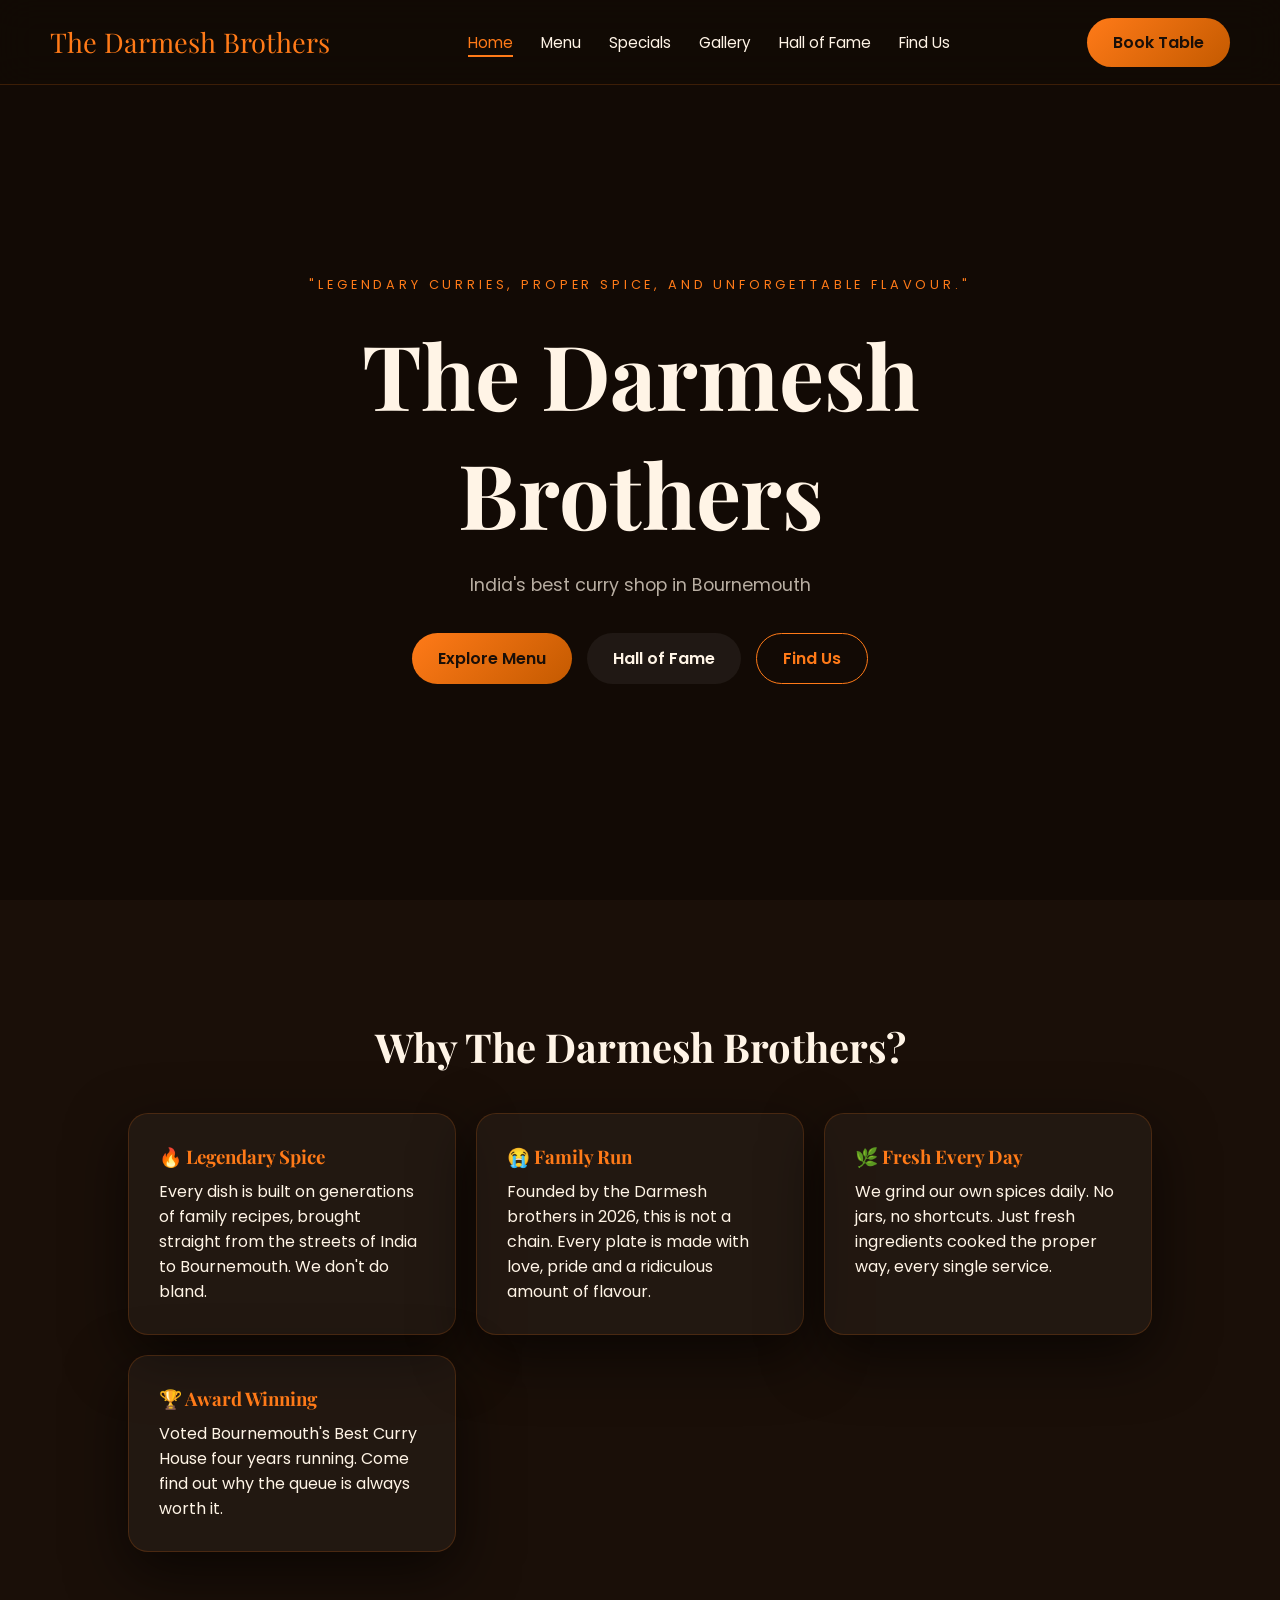
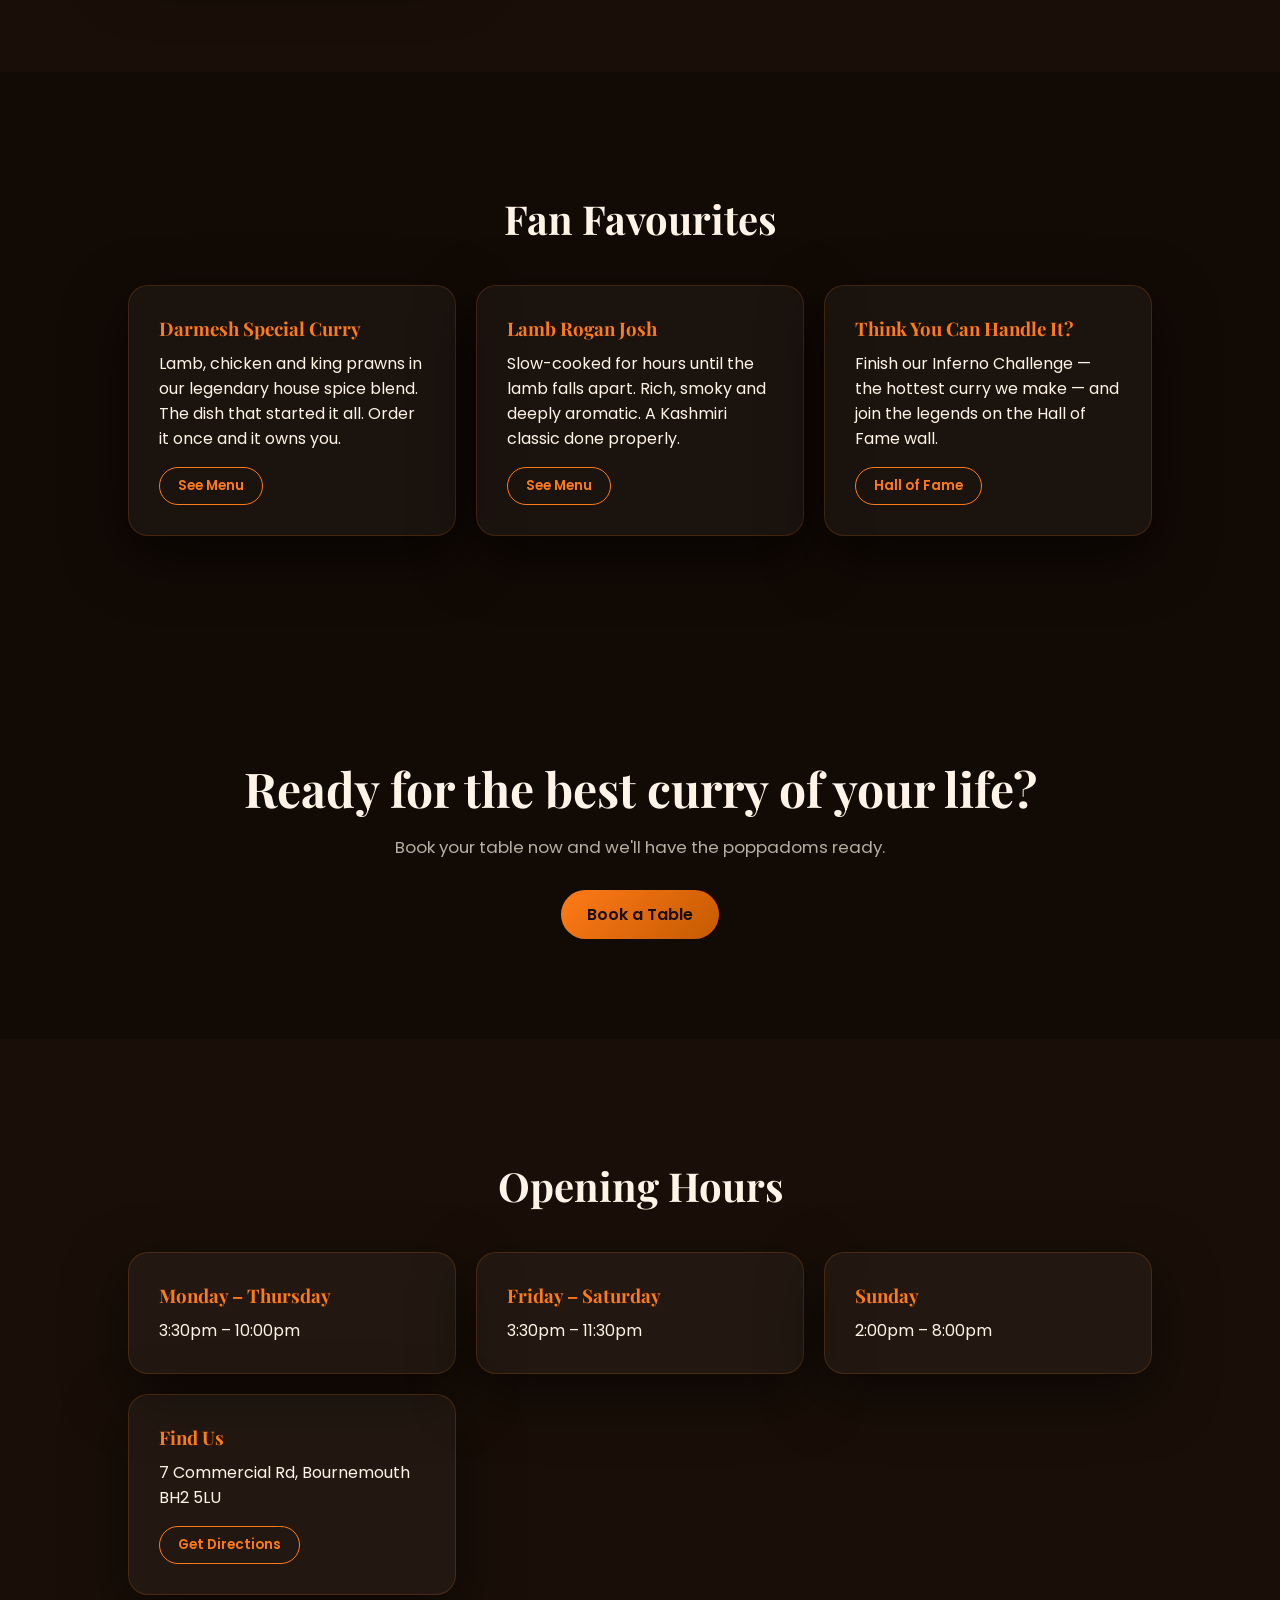
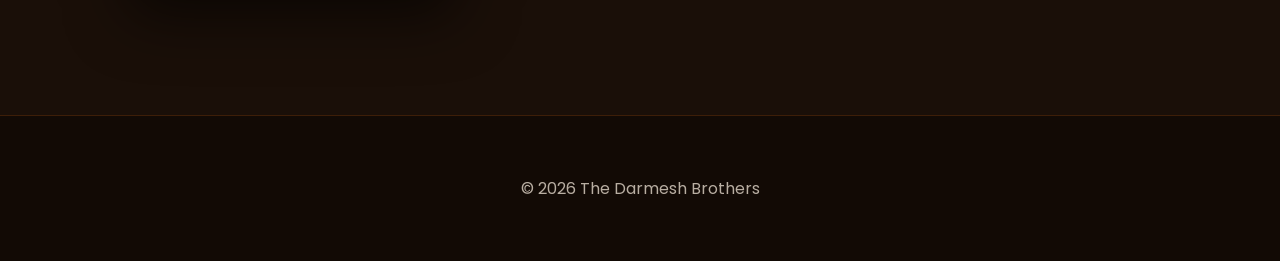
<file: index.html>
<!DOCTYPE html>
<html lang="en">
<head>
    <link rel="icon" type="image/png" href="/darmesh.png">
  <meta charset="UTF-8">
  <meta name="viewport" content="width=device-width, initial-scale=1.0">
  <title>The Darmesh Brothers | Home</title>
  <link rel="stylesheet" href="style.css">
  <link href="https://fonts.googleapis.com/css2?family=Playfair+Display:wght@700&family=Poppins:wght@300;400;500;600;700&display=swap" rel="stylesheet">
  <style>
    .book-banner {
      background:
        linear-gradient(rgba(18,10,5,0.82), rgba(18,10,5,0.82)),
        url("https://images.unsplash.com/photo-1585937421612-70a008356fbe?q=80&w=2070&auto=format&fit=crop")
        center/cover no-repeat;
      padding: 100px 10%;
      text-align: center;
    }
    .book-banner-content h2 {
      font-family: var(--font-heading);
      font-size: clamp(1.8rem, 4vw, 3rem);
      margin-bottom: 14px;
    }
    .book-banner-content p {
      color: var(--muted);
      font-size: 1.05rem;
      margin-bottom: 30px;
    }
  </style>
</head>
<body class="home-page">

<header id="navbar">
  <div class="logo">The Darmesh Brothers</div>
  <button class="nav-toggle">☰</button>
  <nav class="nav-menu">
    <ul class="nav-links">
      <li><a href="index.html">Home</a></li>
      <li><a href="menu.html">Menu</a></li>
      <li><a href="specials.html">Specials</a></li>
      <li><a href="gallery.html">Gallery</a></li>
      <li><a href="hall-of-fame.html">Hall of Fame</a></li>
      <li><a href="location.html">Find Us</a></li>
    </ul>
  </nav>
  <a href="booking.html" class="btn btn-primary">Book Table</a>
</header>

<section class="hero">
  <div class="hero-content">
    <p class="eyebrow">"Legendary curries, proper spice, and unforgettable flavour."</p>
    <h1>The Darmesh Brothers</h1>
    <p class="hero-text">India's best curry shop in Bournemouth</p>
    <div class="hero-actions">
      <a href="menu.html" class="btn btn-primary">Explore Menu</a>
      <a href="hall-of-fame.html" class="btn btn-secondary">Hall of Fame</a>
      <a href="location.html" class="btn btn-outline">Find Us</a>
    </div>
  </div>
</section>

<section class="home-scroll-section">
  <h2 class="section-title">Why The Darmesh Brothers?</h2>
  <div class="grid-container">
    <div class="info-box">
      <h3 class="accent">🔥 Legendary Spice</h3>
      <p>Every dish is built on generations of family recipes, brought straight from the streets of India to Bournemouth. We don't do bland.</p>
    </div>
    <div class="info-box">
      <h3 class="accent">😭 Family Run</h3>
      <p>Founded by the Darmesh brothers in 2026, this is not a chain. Every plate is made with love, pride and a ridiculous amount of flavour.</p>
    </div>
    <div class="info-box">
      <h3 class="accent">🌿 Fresh Every Day</h3>
      <p>We grind our own spices daily. No jars, no shortcuts. Just fresh ingredients cooked the proper way, every single service.</p>
    </div>
    <div class="info-box">
      <h3 class="accent">🏆 Award Winning</h3>
      <p>Voted Bournemouth's Best Curry House four years running. Come find out why the queue is always worth it.</p>
    </div>
  </div>
</section>

<section class="home-scroll-section" style="background: var(--bg);">
  <h2 class="section-title">Fan Favourites</h2>
  <div class="grid-container">
    <div class="info-box">
      <h3 class="accent">Darmesh Special Curry</h3>
      <p>Lamb, chicken and king prawns in our legendary house spice blend. The dish that started it all. Order it once and it owns you.</p>
      <a href="menu.html" class="btn btn-outline" style="margin-top:16px;font-size:0.85rem;padding:8px 18px;">See Menu</a>
    </div>
    <div class="info-box">
      <h3 class="accent">Lamb Rogan Josh</h3>
      <p>Slow-cooked for hours until the lamb falls apart. Rich, smoky and deeply aromatic. A Kashmiri classic done properly.</p>
      <a href="menu.html" class="btn btn-outline" style="margin-top:16px;font-size:0.85rem;padding:8px 18px;">See Menu</a>
    </div>
    <div class="info-box">
      <h3 class="accent">Think You Can Handle It?</h3>
      <p>Finish our Inferno Challenge — the hottest curry we make — and join the legends on the Hall of Fame wall.</p>
      <a href="hall-of-fame.html" class="btn btn-outline" style="margin-top:16px;font-size:0.85rem;padding:8px 18px;">Hall of Fame</a>
    </div>
  </div>
</section>

<section class="book-banner">
  <div class="book-banner-content">
    <h2>Ready for the best curry of your life?</h2>
    <p>Book your table now and we'll have the poppadoms ready.</p>
    <a href="booking.html" class="btn btn-primary">Book a Table</a>
  </div>
</section>

<section class="home-scroll-section">
  <h2 class="section-title">Opening Hours</h2>
  <div class="grid-container">
    <div class="info-box">
      <h3 class="accent">Monday – Thursday</h3>
      <p>3:30pm – 10:00pm</p>
    </div>
    <div class="info-box">
      <h3 class="accent">Friday – Saturday</h3>
      <p>3:30pm – 11:30pm</p>
    </div>
    <div class="info-box">
      <h3 class="accent">Sunday</h3>
      <p>2:00pm – 8:00pm</p>
    </div>
    <div class="info-box">
      <h3 class="accent">Find Us</h3>
      <p>7 Commercial Rd, Bournemouth BH2 5LU</p>
      <a href="location.html" class="btn btn-outline" style="margin-top:16px;font-size:0.85rem;padding:8px 18px;">Get Directions</a>
    </div>
  </div>
</section>

<footer>
  <p>© 2026 The Darmesh Brothers</p>
</footer>

<script src="index.js"></script>
</body>
</html>
</file>
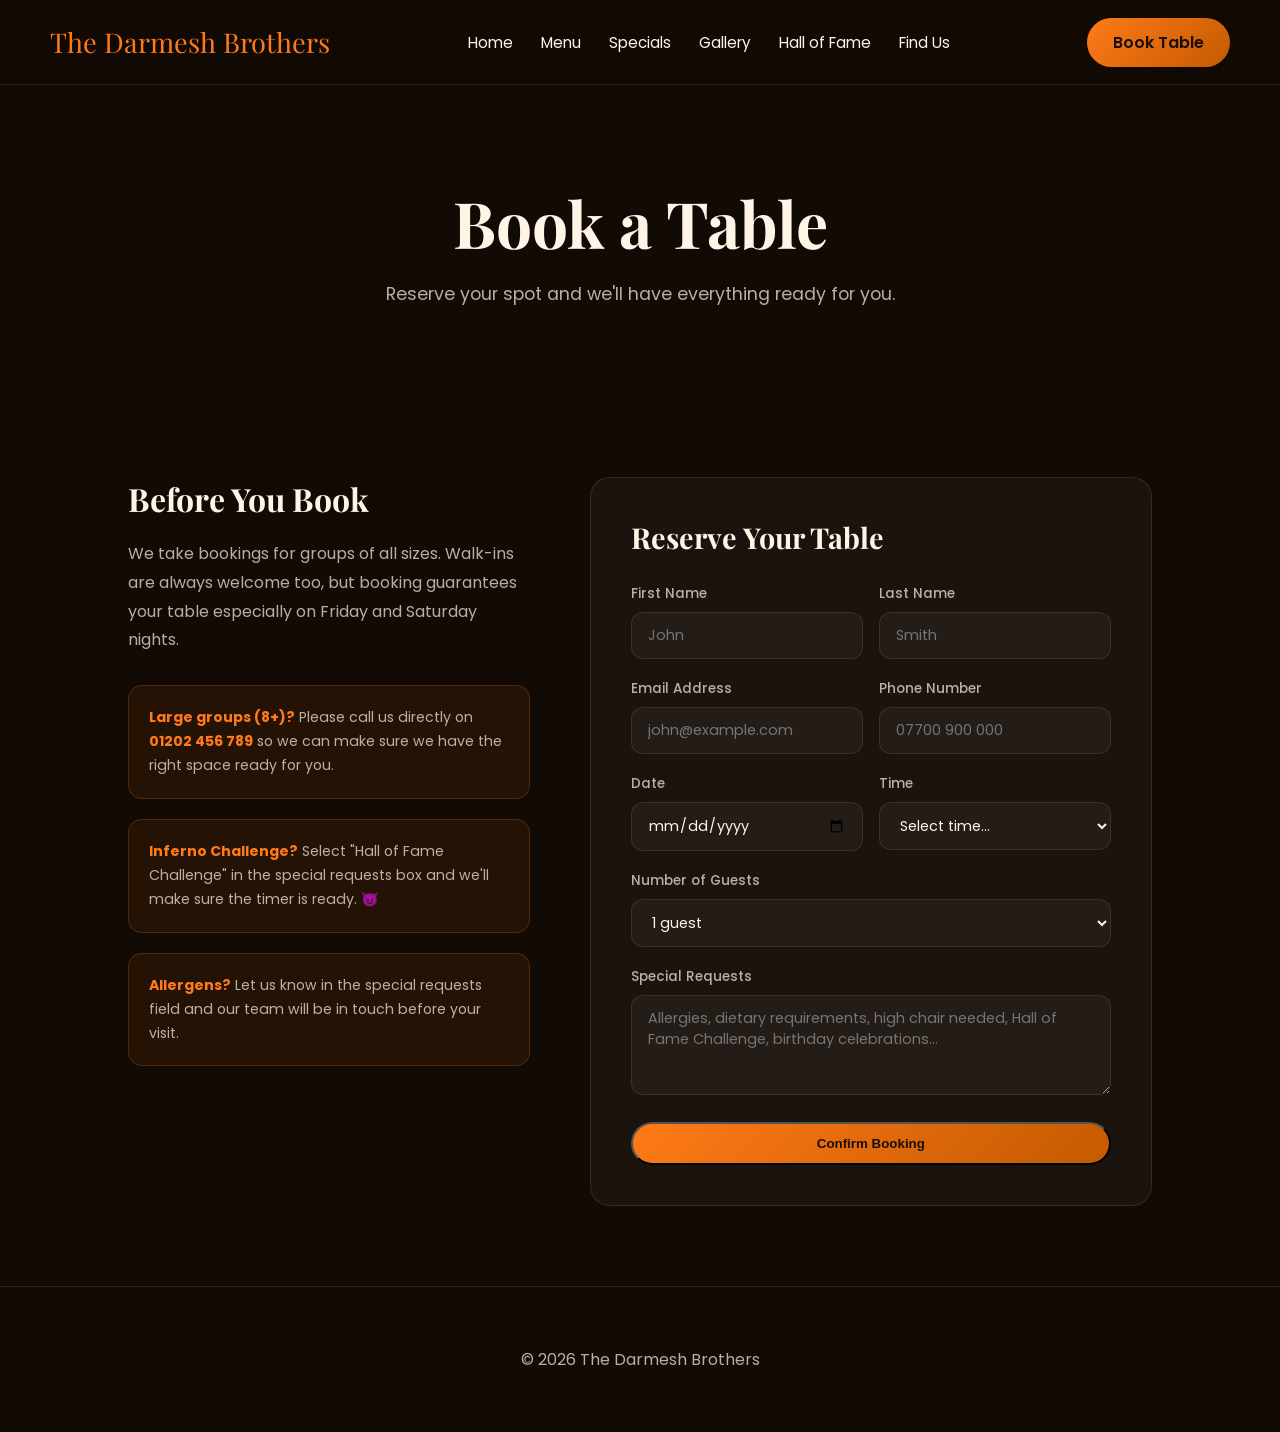
<file: booking.html>
<!DOCTYPE html>
<html lang="en">
<head>
    <link rel="icon" type="image/png" href="/darmesh.png">
  <meta charset="UTF-8">
  <meta name="viewport" content="width=device-width, initial-scale=1.0">
  <title>Book a Table | The Darmesh Brothers</title>
  <link rel="stylesheet" href="style.css">
  <link href="https://fonts.googleapis.com/css2?family=Playfair+Display:wght@700&family=Poppins:wght@300;400;500;600;700&display=swap" rel="stylesheet">
  <style>
    .booking-section {
      padding: 80px 10%;
      background: var(--bg);
      display: grid;
      grid-template-columns: 1fr 1.4fr;
      gap: 60px;
      align-items: start;
    }
    .booking-info h2 {
      font-family: var(--font-heading);
      font-size: 2rem;
      margin-bottom: 20px;
    }
    .booking-info p {
      color: var(--muted);
      line-height: 1.8;
      margin-bottom: 30px;
    }
    .booking-note {
      background: rgba(255,122,24,0.08);
      border: 1px solid rgba(255,122,24,0.2);
      border-radius: 14px;
      padding: 20px;
      font-size: 0.88rem;
      color: var(--muted);
      line-height: 1.7;
      margin-bottom: 20px;
    }
    .booking-note strong {
      color: var(--primary);
    }
    .booking-form {
      background: var(--card);
      border: 1px solid var(--border);
      border-radius: var(--radius);
      padding: 40px;
    }
    .booking-form h2 {
      font-family: var(--font-heading);
      font-size: 1.8rem;
      margin-bottom: 28px;
    }
    .form-group {
      margin-bottom: 20px;
    }
    .form-group label {
      display: block;
      font-size: 0.85rem;
      color: var(--muted);
      margin-bottom: 8px;
      font-weight: 500;
    }
    .form-group input,
    .form-group select,
    .form-group textarea {
      width: 100%;
      background: rgba(255,255,255,0.04);
      border: 1px solid var(--border);
      border-radius: 12px;
      padding: 12px 16px;
      color: var(--text);
      font-family: var(--font-body);
      font-size: 0.9rem;
      transition: 0.3s;
      outline: none;
    }
    .form-group input:focus,
    .form-group select:focus,
    .form-group textarea:focus {
      border-color: var(--primary);
    }
    .form-group select option {
      background: #1a0f08;
    }
    .form-group textarea {
      resize: vertical;
      min-height: 100px;
    }
    .form-row {
      display: grid;
      grid-template-columns: 1fr 1fr;
      gap: 16px;
    }
    .confirmation {
      display: none;
      text-align: center;
      padding: 40px 20px;
    }
    .confirmation .tick {
      font-size: 3rem;
      margin-bottom: 16px;
    }
    .confirmation h3 {
      font-family: var(--font-heading);
      font-size: 1.6rem;
      margin-bottom: 12px;
    }
    .confirmation p {
      color: var(--muted);
      line-height: 1.7;
    }
    @media (max-width: 768px) {
      .booking-section {
        grid-template-columns: 1fr;
      }
      .form-row {
        grid-template-columns: 1fr;
      }
    }
  </style>
</head>
<body>

<header id="navbar">
  <div class="logo">The Darmesh Brothers</div>
  <button class="nav-toggle">☰</button>
  <nav class="nav-menu">
    <ul class="nav-links">
      <li><a href="index.html">Home</a></li>
      <li><a href="menu.html">Menu</a></li>
      <li><a href="specials.html">Specials</a></li>
      <li><a href="gallery.html">Gallery</a></li>
      <li><a href="hall-of-fame.html">Hall of Fame</a></li>
      <li><a href="location.html">Find Us</a></li>
    </ul>
  </nav>
  <a href="booking.html" class="btn btn-primary">Book Table</a>
</header>

<section class="page-header">
  <h1>Book a Table</h1>
  <p>Reserve your spot and we'll have everything ready for you.</p>
</section>

<section class="booking-section">

  <div class="booking-info">
    <h2>Before You Book</h2>
    <p>We take bookings for groups of all sizes. Walk-ins are always welcome too, but booking guarantees your table especially on Friday and Saturday nights.</p>

    <div class="booking-note">
      <strong>Large groups (8+)?</strong> Please call us directly on <strong>01202 456 789</strong> so we can make sure we have the right space ready for you.
    </div>

    <div class="booking-note">
      <strong>Inferno Challenge?</strong> Select "Hall of Fame Challenge" in the special requests box and we'll make sure the timer is ready. 😈
    </div>

    <div class="booking-note">
      <strong>Allergens?</strong> Let us know in the special requests field and our team will be in touch before your visit.
    </div>
  </div>

  <div class="booking-form">
    <div id="form-view">
      <h2>Reserve Your Table</h2>

      <div class="form-row">
        <div class="form-group">
          <label>First Name</label>
          <input type="text" id="fname" placeholder="John">
        </div>
        <div class="form-group">
          <label>Last Name</label>
          <input type="text" placeholder="Smith">
        </div>
      </div>

      <div class="form-row">
        <div class="form-group">
          <label>Email Address</label>
          <input type="email" placeholder="john@example.com">
        </div>
        <div class="form-group">
          <label>Phone Number</label>
          <input type="tel" placeholder="07700 900 000">
        </div>
      </div>

      <div class="form-row">
        <div class="form-group">
          <label>Date</label>
          <input type="date" id="booking-date">
        </div>
        <div class="form-group">
          <label>Time</label>
          <select>
            <option value="">Select time...</option>
            <option>4:00pm</option>
            <option>4:30pm</option>
            <option>5:00pm</option>
            <option>5:30pm</option>
            <option>6:00pm</option>
            <option>6:30pm</option>
            <option>7:00pm</option>
            <option>7:30pm</option>
            <option>8:00pm</option>
            <option>8:30pm</option>
            <option>9:00pm</option>
            <option>9:30pm</option>
          </select>
        </div>
      </div>

      <div class="form-group">
        <label>Number of Guests</label>
        <select>
          <option>1 guest</option>
          <option>2 guests</option>
          <option>3 guests</option>
          <option>4 guests</option>
          <option>5 guests</option>
          <option>6 guests</option>
          <option>7 guests</option>
          <option>8+ guests (we'll call you)</option>
        </select>
      </div>

      <div class="form-group">
        <label>Special Requests</label>
        <textarea placeholder="Allergies, dietary requirements, high chair needed, Hall of Fame Challenge, birthday celebrations..."></textarea>
      </div>

      <button class="btn btn-primary" style="width:100%;" onclick="confirmBooking()">Confirm Booking</button>
    </div>

    <div class="confirmation" id="confirmation-view">
      <div class="tick">🎉</div>
      <h3>You're Booked In!</h3>
      <p>We've received your reservation and you'll get a confirmation email shortly. Get ready for the best curry of your life.</p>
      <a href="menu.html" class="btn btn-outline" style="margin-top:24px;">Browse the Menu</a>
    </div>
  </div>

</section>

<footer>
  <p>© 2026 The Darmesh Brothers</p>
</footer>

<script src="index.js"></script>
<script>
  // Set minimum date to today
  const today = new Date().toISOString().split("T")[0];
  document.getElementById("booking-date").setAttribute("min", today);

  function confirmBooking() {
    document.getElementById("form-view").style.display = "none";
    document.getElementById("confirmation-view").style.display = "block";
  }
</script>
</body>
</html>
</file>
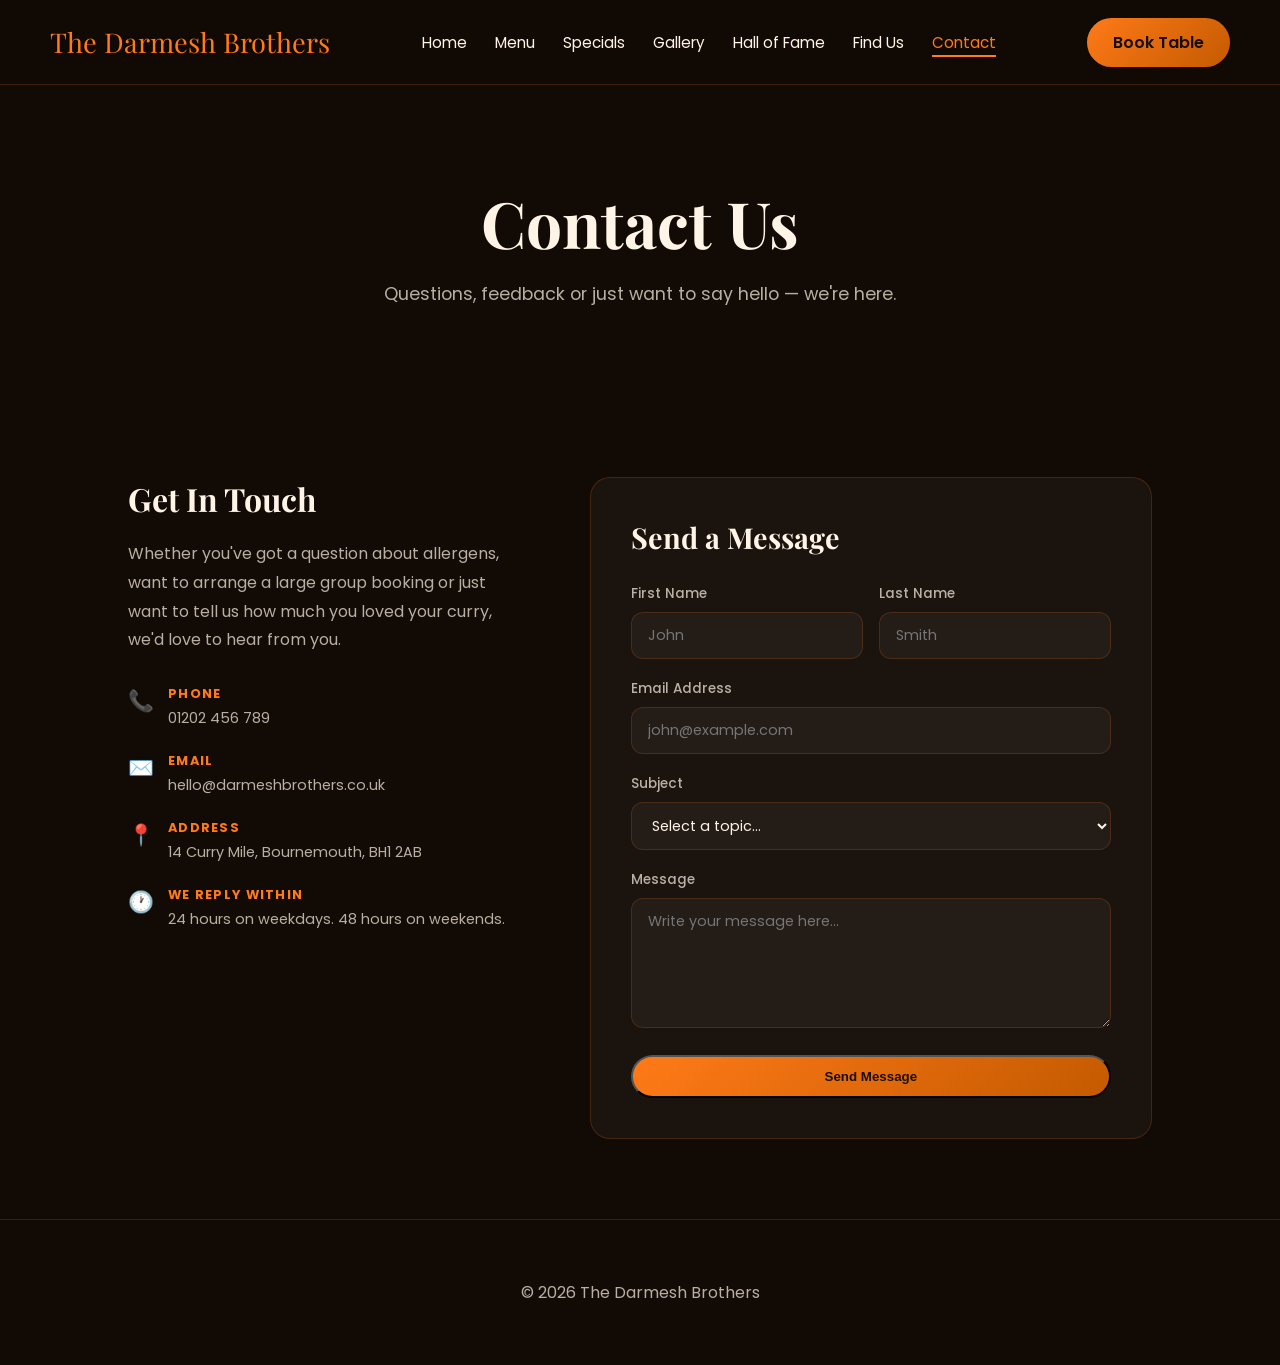
<file: contact.html>
<!DOCTYPE html>
<html lang="en">
<head>
    <link rel="icon" type="image/png" href="/darmesh.png">
  <meta charset="UTF-8">
  <meta name="viewport" content="width=device-width, initial-scale=1.0">
  <title>Contact | The Darmesh Brothers</title>
  <link rel="stylesheet" href="style.css">
  <link href="https://fonts.googleapis.com/css2?family=Playfair+Display:wght@700&family=Poppins:wght@300;400;500;600;700&display=swap" rel="stylesheet">
  <style>
    .contact-section {
      padding: 80px 10%;
      background: var(--bg);
      display: grid;
      grid-template-columns: 1fr 1.4fr;
      gap: 60px;
      align-items: start;
    }
    .contact-info h2 {
      font-family: var(--font-heading);
      font-size: 2rem;
      margin-bottom: 20px;
    }
    .contact-info p {
      color: var(--muted);
      line-height: 1.8;
      margin-bottom: 30px;
    }
    .contact-detail {
      display: flex;
      gap: 14px;
      margin-bottom: 20px;
      align-items: flex-start;
    }
    .contact-detail .icon {
      font-size: 1.3rem;
    }
    .contact-detail h4 {
      font-size: 0.8rem;
      color: var(--primary);
      text-transform: uppercase;
      letter-spacing: 0.1em;
      margin-bottom: 3px;
    }
    .contact-detail p {
      color: var(--muted);
      font-size: 0.9rem;
      margin: 0;
    }
    .contact-form {
      background: var(--card);
      border: 1px solid var(--border);
      border-radius: var(--radius);
      padding: 40px;
    }
    .contact-form h2 {
      font-family: var(--font-heading);
      font-size: 1.8rem;
      margin-bottom: 28px;
    }
    .form-group {
      margin-bottom: 20px;
    }
    .form-group label {
      display: block;
      font-size: 0.85rem;
      color: var(--muted);
      margin-bottom: 8px;
      font-weight: 500;
    }
    .form-group input,
    .form-group textarea,
    .form-group select {
      width: 100%;
      background: rgba(255,255,255,0.04);
      border: 1px solid var(--border);
      border-radius: 12px;
      padding: 12px 16px;
      color: var(--text);
      font-family: var(--font-body);
      font-size: 0.9rem;
      transition: 0.3s;
      outline: none;
    }
    .form-group input:focus,
    .form-group textarea:focus,
    .form-group select:focus {
      border-color: var(--primary);
    }
    .form-group textarea {
      resize: vertical;
      min-height: 130px;
    }
    .form-group select option {
      background: #1a0f08;
    }
    .form-row {
      display: grid;
      grid-template-columns: 1fr 1fr;
      gap: 16px;
    }
    .success-msg {
      display: none;
      background: rgba(80,200,100,0.1);
      border: 1px solid rgba(80,200,100,0.25);
      border-radius: 12px;
      padding: 16px;
      color: #6fcf7f;
      text-align: center;
      margin-top: 16px;
      font-size: 0.9rem;
    }
    @media (max-width: 768px) {
      .contact-section {
        grid-template-columns: 1fr;
      }
      .form-row {
        grid-template-columns: 1fr;
      }
    }
  </style>
</head>
<body>

<header id="navbar">
  <div class="logo">The Darmesh Brothers</div>
  <button class="nav-toggle">☰</button>
  <nav class="nav-menu">
    <ul class="nav-links">
      <li><a href="index.html">Home</a></li>
      <li><a href="menu.html">Menu</a></li>
      <li><a href="specials.html">Specials</a></li>
      <li><a href="gallery.html">Gallery</a></li>
      <li><a href="hall-of-fame.html">Hall of Fame</a></li>
      <li><a href="location.html">Find Us</a></li>
      <li><a href="contact.html">Contact</a></li>
    </ul>
  </nav>
  <a href="booking.html" class="btn btn-primary">Book Table</a>
</header>

<section class="page-header">
  <h1>Contact Us</h1>
  <p>Questions, feedback or just want to say hello — we're here.</p>
</section>

<section class="contact-section">

  <div class="contact-info">
    <h2>Get In Touch</h2>
    <p>Whether you've got a question about allergens, want to arrange a large group booking or just want to tell us how much you loved your curry, we'd love to hear from you.</p>

    <div class="contact-detail">
      <div class="icon">📞</div>
      <div>
        <h4>Phone</h4>
        <p>01202 456 789</p>
      </div>
    </div>

    <div class="contact-detail">
      <div class="icon">✉️</div>
      <div>
        <h4>Email</h4>
        <p>hello@darmeshbrothers.co.uk</p>
      </div>
    </div>

    <div class="contact-detail">
      <div class="icon">📍</div>
      <div>
        <h4>Address</h4>
        <p>14 Curry Mile, Bournemouth, BH1 2AB</p>
      </div>
    </div>

    <div class="contact-detail">
      <div class="icon">🕐</div>
      <div>
        <h4>We Reply Within</h4>
        <p>24 hours on weekdays. 48 hours on weekends.</p>
      </div>
    </div>
  </div>

  <div class="contact-form">
    <h2>Send a Message</h2>

    <div class="form-row">
      <div class="form-group">
        <label>First Name</label>
        <input type="text" placeholder="John">
      </div>
      <div class="form-group">
        <label>Last Name</label>
        <input type="text" placeholder="Smith">
      </div>
    </div>

    <div class="form-group">
      <label>Email Address</label>
      <input type="email" placeholder="john@example.com">
    </div>

    <div class="form-group">
      <label>Subject</label>
      <select>
        <option value="">Select a topic...</option>
        <option>General Enquiry</option>
        <option>Table Booking</option>
        <option>Large Group / Event</option>
        <option>Allergen Information</option>
        <option>Feedback / Compliment</option>
        <option>Complaint</option>
        <option>Hall of Fame Challenge</option>
        <option>Other</option>
      </select>
    </div>

    <div class="form-group">
      <label>Message</label>
      <textarea placeholder="Write your message here..."></textarea>
    </div>

    <button class="btn btn-primary" style="width:100%;" onclick="submitForm()">Send Message</button>

    <div class="success-msg" id="success-msg">
      ✅ Message sent! We'll get back to you within 24 hours.
    </div>
  </div>

</section>

<footer>
  <p>© 2026 The Darmesh Brothers</p>
</footer>

<script src="index.js"></script>
<script>
  function submitForm() {
    document.getElementById("success-msg").style.display = "block";
  }
</script>
</body>
</html>
</file>
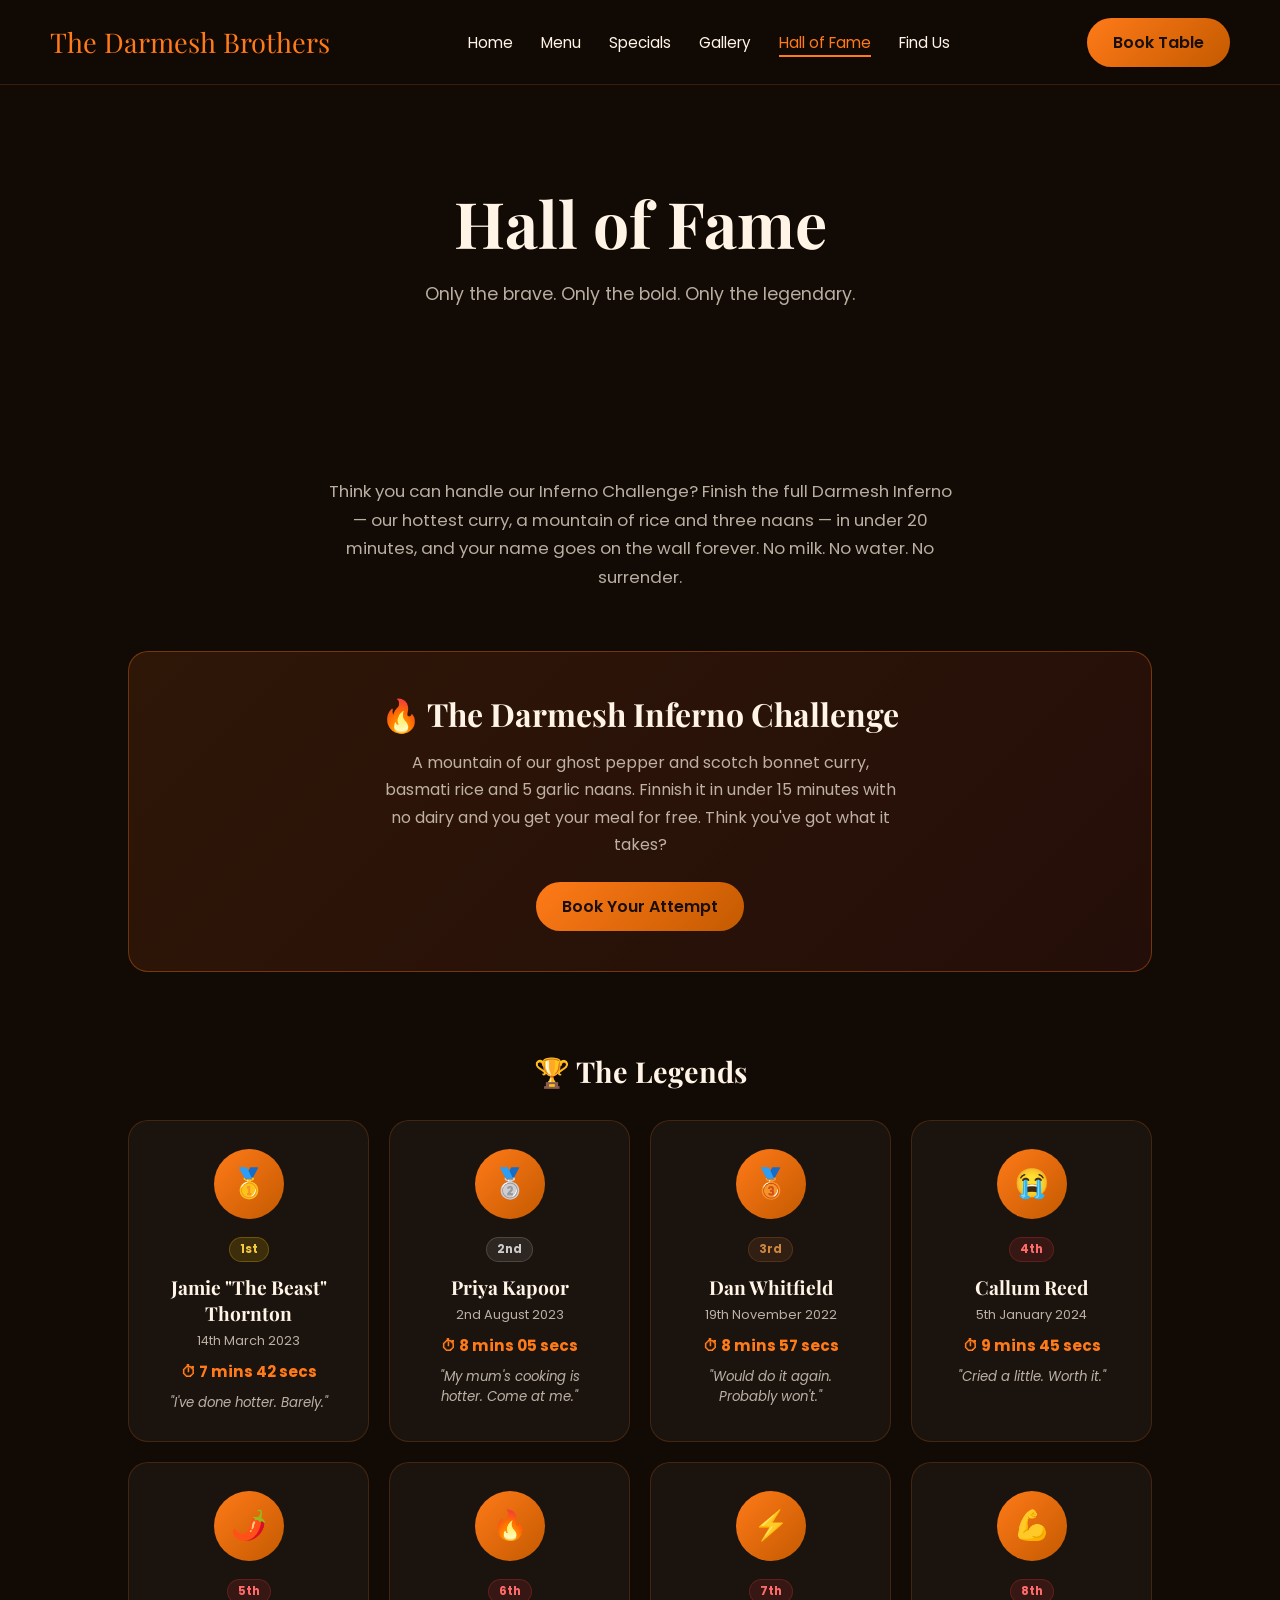
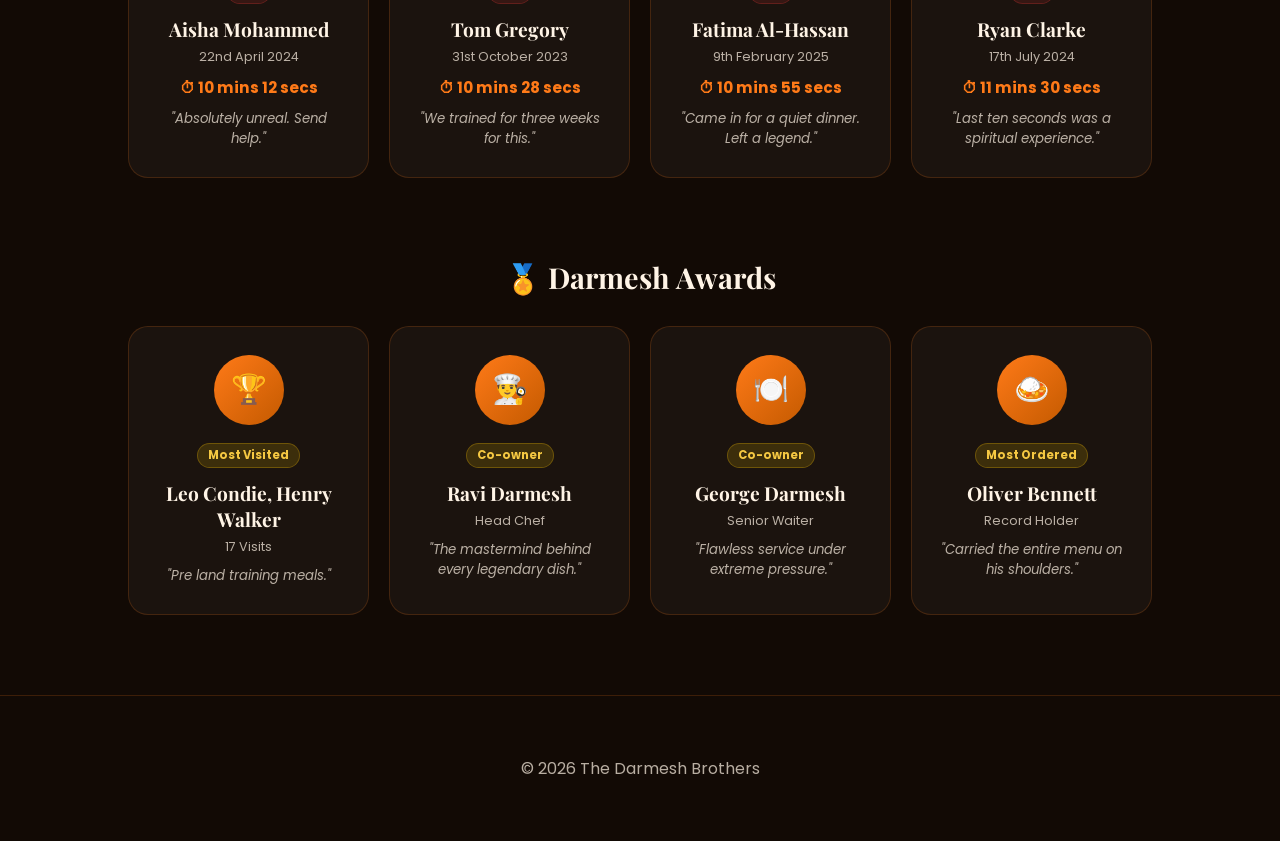
<file: hall-of-fame.html>
<!DOCTYPE html>
<html lang="en">
<head>
    <link rel="icon" type="image/png" href="/darmesh.png">
  <meta charset="UTF-8">
  <meta name="viewport" content="width=device-width, initial-scale=1.0">
  <title>Hall of Fame | The Darmesh Brothers</title>
  <link rel="stylesheet" href="style.css">
  <link href="https://fonts.googleapis.com/css2?family=Playfair+Display:wght@700&family=Poppins:wght@300;400;500;600;700&display=swap" rel="stylesheet">
  <style>
    .hof-section {
      padding: 80px 10%;
      background: var(--bg);
    }
    .hof-intro {
      text-align: center;
      max-width: 640px;
      margin: 0 auto 60px;
      color: var(--muted);
      font-size: 1.05rem;
      line-height: 1.7;
    }
    .challenge-box {
      background: linear-gradient(135deg, rgba(255,122,24,0.12), rgba(255,60,60,0.08));
      border: 1px solid rgba(255,122,24,0.35);
      border-radius: var(--radius);
      padding: 40px;
      text-align: center;
      margin-bottom: 70px;
    }
    .challenge-box h2 {
      font-family: var(--font-heading);
      font-size: 2rem;
      margin-bottom: 14px;
    }
    .challenge-box p {
      color: var(--muted);
      max-width: 520px;
      margin: 0 auto 24px;
      line-height: 1.7;
    }
    .hof-grid {
      display: grid;
      grid-template-columns: repeat(auto-fit, minmax(240px, 1fr));
      gap: 20px;
    }
    .hof-card {
      background: var(--card);
      border: 1px solid var(--border);
      border-radius: var(--radius);
      padding: 28px;
      text-align: center;
      transition: 0.3s;
    }
    .hof-card:hover {
      transform: translateY(-5px);
      border-color: rgba(255,122,24,0.4);
    }
    .hof-avatar {
      width: 70px;
      height: 70px;
      border-radius: 50%;
      background: linear-gradient(135deg, var(--primary), #c45a00);
      display: flex;
      align-items: center;
      justify-content: center;
      font-size: 1.8rem;
      margin: 0 auto 16px;
    }
    .hof-card h3 {
      font-family: var(--font-heading);
      font-size: 1.2rem;
      margin-bottom: 6px;
    }
    .hof-card .hof-date {
      font-size: 0.8rem;
      color: var(--muted);
      margin-bottom: 10px;
    }
    .hof-card .hof-time {
      color: var(--primary);
      font-weight: 700;
      font-size: 0.95rem;
      margin-bottom: 10px;
    }
    .hof-card .hof-quote {
      font-size: 0.83rem;
      color: var(--muted);
      font-style: italic;
      line-height: 1.5;
    }
    .hof-rank {
      display: inline-block;
      font-size: 0.72rem;
      font-weight: 700;
      padding: 3px 10px;
      border-radius: 999px;
      margin-bottom: 12px;
    }
    .hof-section .section-label {
  margin-top: 80px;
}
    .rank-1 { background: rgba(255,200,0,0.15); color: #f5c842; border: 1px solid rgba(255,200,0,0.25); }
    .rank-2 { background: rgba(200,200,200,0.1); color: #ccc; border: 1px solid rgba(200,200,200,0.2); }
    .rank-3 { background: rgba(200,120,50,0.12); color: #cd853f; border: 1px solid rgba(200,120,50,0.22); }
    .rank-4 { background: rgba(255,60,60,0.12); color: #ff6b6b; border: 1px solid rgba(255,60,60,0.22); }
    .section-label {
      font-family: var(--font-heading);
      font-size: 1.8rem;
      margin-bottom: 30px;
      text-align: center;
    }
  </style>
</head>
<body>

<header id="navbar">
  <div class="logo">The Darmesh Brothers</div>
  <button class="nav-toggle">☰</button>
  <nav class="nav-menu">
    <ul class="nav-links">
      <li><a href="index.html">Home</a></li>
      <li><a href="menu.html">Menu</a></li>
      <li><a href="specials.html">Specials</a></li>
      <li><a href="gallery.html">Gallery</a></li>
      <li><a href="hall-of-fame.html">Hall of Fame</a></li>
      <li><a href="location.html">Find Us</a></li>
    </ul>
  </nav>
  <a href="booking.html" class="btn btn-primary">Book Table</a>
</header>

<section class="page-header">
  <h1>Hall of Fame</h1>
  <p>Only the brave. Only the bold. Only the legendary.</p>
</section>

<section class="hof-section">

  <p class="hof-intro">Think you can handle our Inferno Challenge? Finish the full Darmesh Inferno — our hottest curry, a mountain of rice and three naans — in under 20 minutes, and your name goes on the wall forever. No milk. No water. No surrender.</p>

  <div class="challenge-box">
    <h2>🔥 The Darmesh Inferno Challenge</h2>
    <p>A mountain of our ghost pepper and scotch bonnet curry, basmati rice and 5 garlic naans. Finnish it in under 15 minutes with no dairy and you get your meal for free. Think you've got what it takes?</p>
    <a href="booking.html" class="btn btn-primary">Book Your Attempt</a>
  </div>

  <h2 class="section-label">🏆 The Legends</h2>
  <div class="hof-grid">

    <div class="hof-card">
      <div class="hof-avatar">🥇</div>
      <span class="hof-rank rank-1">1st</span>
      <h3>Jamie "The Beast" Thornton</h3>
      <div class="hof-date">14th March 2023</div>
      <div class="hof-time">⏱ 7 mins 42 secs</div>
      <p class="hof-quote">"I've done hotter. Barely."</p>
    </div>

    <div class="hof-card">
      <div class="hof-avatar">🥈</div>
      <span class="hof-rank rank-2">2nd</span>
      <h3>Priya Kapoor</h3>
      <div class="hof-date">2nd August 2023</div>
      <div class="hof-time">⏱ 8 mins 05 secs</div>
      <p class="hof-quote">"My mum's cooking is hotter. Come at me."</p>
    </div>

    <div class="hof-card">
      <div class="hof-avatar">🥉</div>
      <span class="hof-rank rank-3">3rd</span>
      <h3>Dan Whitfield</h3>
      <div class="hof-date">19th November 2022</div>
      <div class="hof-time">⏱ 8 mins 57 secs</div>
      <p class="hof-quote">"Would do it again. Probably won't."</p>
    </div>

    <div class="hof-card">
      <div class="hof-avatar">😭</div>
      <span class="hof-rank rank-4">4th</span>
      <h3>Callum Reed</h3>
      <div class="hof-date">5th January 2024</div>
      <div class="hof-time">⏱ 9 mins 45 secs</div>
      <p class="hof-quote">"Cried a little. Worth it."</p>
    </div>

    <div class="hof-card">
      <div class="hof-avatar">🌶️</div>
      <span class="hof-rank rank-4">5th</span>
      <h3>Aisha Mohammed</h3>
      <div class="hof-date">22nd April 2024</div>
      <div class="hof-time">⏱ 10 mins 12 secs</div>
      <p class="hof-quote">"Absolutely unreal. Send help."</p>
    </div>

    <div class="hof-card">
      <div class="hof-avatar">🔥</div>
      <span class="hof-rank rank-4">6th</span>
      <h3>Tom Gregory</h3>
      <div class="hof-date">31st October 2023</div>
      <div class="hof-time">⏱ 10 mins 28 secs</div>
      <p class="hof-quote">"We trained for three weeks for this."</p>
    </div>

    <div class="hof-card">
      <div class="hof-avatar">⚡</div>
      <span class="hof-rank rank-4">7th</span>
      <h3>Fatima Al-Hassan</h3>
      <div class="hof-date">9th February 2025</div>
      <div class="hof-time">⏱ 10 mins 55 secs</div>
      <p class="hof-quote">"Came in for a quiet dinner. Left a legend."</p>
    </div>

    <div class="hof-card">
      <div class="hof-avatar">💪</div>
      <span class="hof-rank rank-4">8th</span>
      <h3>Ryan Clarke</h3>
      <div class="hof-date">17th July 2024</div>
      <div class="hof-time">⏱ 11 mins 30 secs</div>
      <p class="hof-quote">"Last ten seconds was a spiritual experience."</p>
    </div>
   </div> 

    <h2 class="section-label">🏅 Darmesh Awards</h2>
    <div class="hof-grid">

  <div class="hof-card">
    <div class="hof-avatar">🏆</div>
    <span class="hof-rank rank-1">Most Visited</span>
    <h3>Leo Condie, Henry Walker</h3>
    <div class="hof-date">17 Visits</div>
    <p class="hof-quote">"Pre land training meals."</p>
  </div>

  <div class="hof-card">
    <div class="hof-avatar">👨‍🍳</div>
    <span class="hof-rank rank-1">Co-owner</span>
    <h3>Ravi Darmesh</h3>
    <div class="hof-date">Head Chef</div>
    <p class="hof-quote">"The mastermind behind every legendary dish."</p>
  </div>

  <div class="hof-card">
    <div class="hof-avatar">🍽️</div>
    <span class="hof-rank rank-1">Co-owner</span>
    <h3>George Darmesh</h3>
    <div class="hof-date">Senior Waiter</div>
    <p class="hof-quote">"Flawless service under extreme pressure."</p>
  </div>

  <div class="hof-card">
    <div class="hof-avatar">🍛</div>
    <span class="hof-rank rank-1">Most Ordered</span>
    <h3>Oliver Bennett</h3>
    <div class="hof-date">Record Holder</div>
    <p class="hof-quote">"Carried the entire menu on his shoulders."</p>
  </div>
</section>

<footer>
  <p>© 2026 The Darmesh Brothers</p>
</footer>

<script src="index.js"></script>
</body>
</html>
</file>
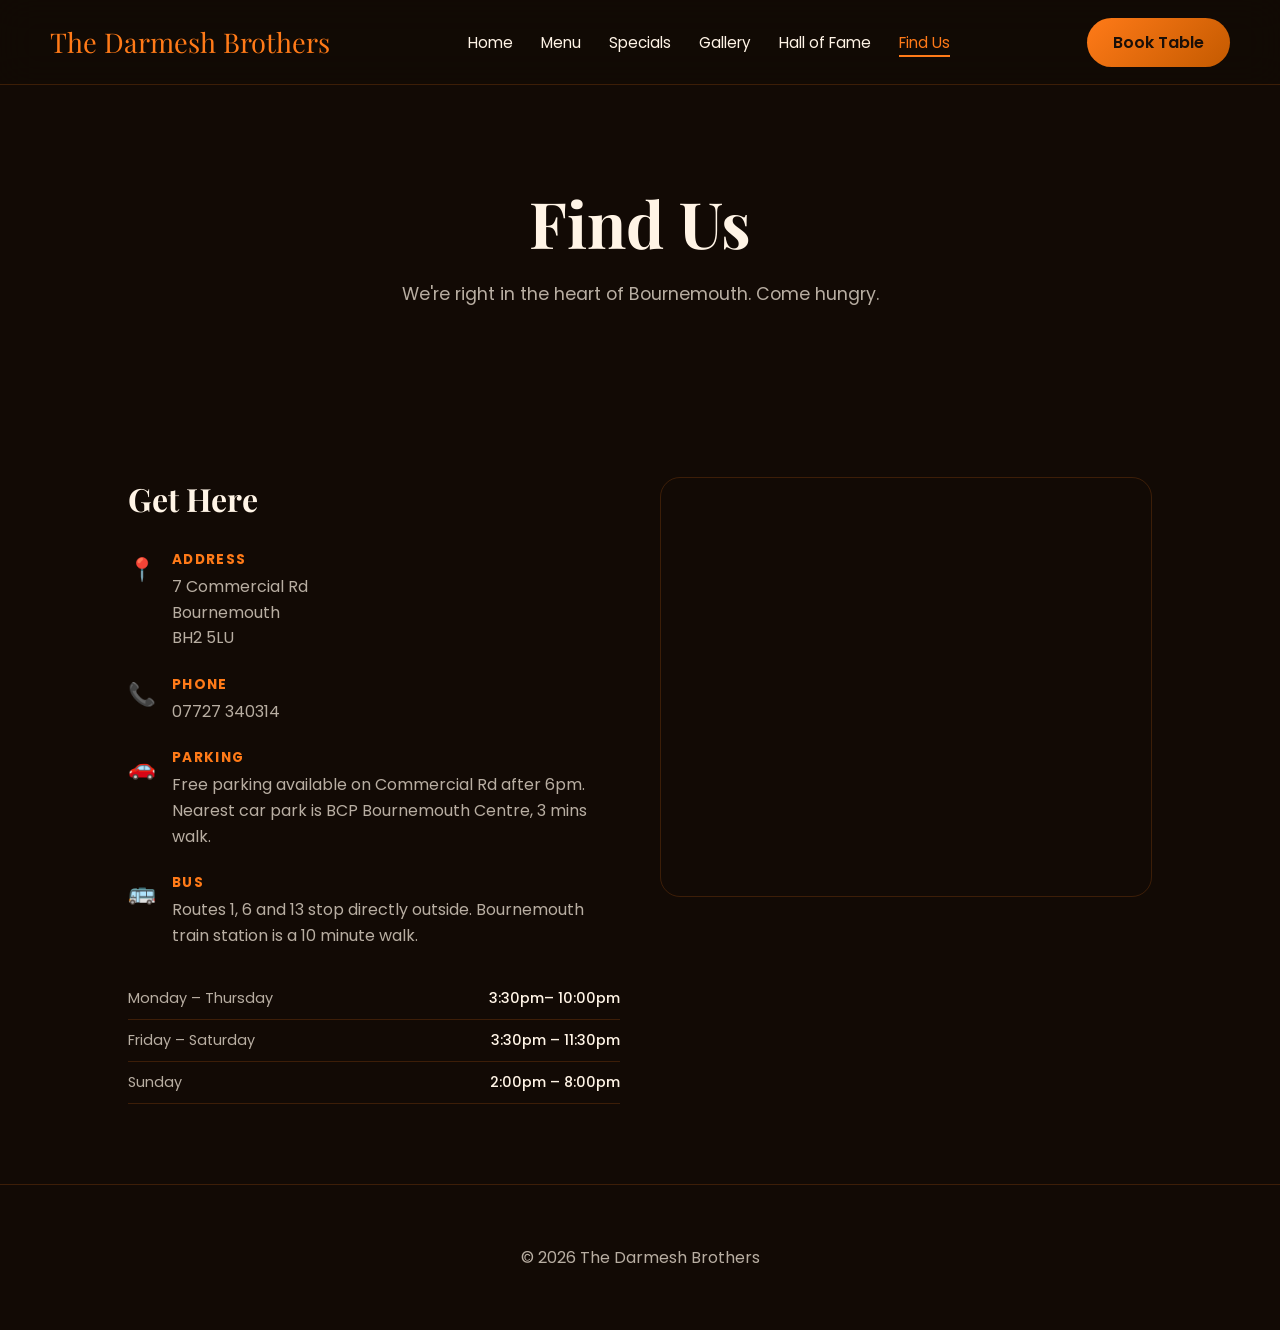
<file: location.html>
<!DOCTYPE html>
<html lang="en">
<head>
    <link rel="icon" type="image/png" href="/darmesh.png">
  <meta charset="UTF-8">
  <meta name="viewport" content="width=device-width, initial-scale=1.0">
  <title>Find Us | The Darmesh Brothers</title>
  <link rel="stylesheet" href="style.css">
  <link href="https://fonts.googleapis.com/css2?family=Playfair+Display:wght@700&family=Poppins:wght@300;400;500;600;700&display=swap" rel="stylesheet">
  <style>
    .location-section {
      padding: 80px 10%;
      background: var(--bg);
    }
    .location-grid {
      display: grid;
      grid-template-columns: 1fr 1fr;
      gap: 40px;
      align-items: start;
    }
    .location-details h2 {
      font-family: var(--font-heading);
      font-size: 2rem;
      margin-bottom: 30px;
    }
    .detail-row {
      display: flex;
      gap: 16px;
      margin-bottom: 24px;
      align-items: flex-start;
    }
    .detail-icon {
      font-size: 1.4rem;
      margin-top: 2px;
    }
    .detail-row h4 {
      font-size: 0.85rem;
      color: var(--primary);
      text-transform: uppercase;
      letter-spacing: 0.1em;
      margin-bottom: 4px;
    }
    .detail-row p {
      color: var(--muted);
      line-height: 1.6;
    }
    .map-container {
      border-radius: var(--radius);
      overflow: hidden;
      border: 1px solid var(--border);
      height: 420px;
    }
    .map-container iframe {
      width: 100%;
      height: 100%;
      border: none;
      filter: invert(90%) hue-rotate(180deg);
    }
    .hours-table {
      width: 100%;
      border-collapse: collapse;
      margin-top: 30px;
    }
    .hours-table td {
      padding: 10px 0;
      border-bottom: 1px solid var(--border);
      color: var(--muted);
      font-size: 0.9rem;
    }
    .hours-table td:last-child {
      text-align: right;
      color: var(--text);
      font-weight: 500;
    }
    @media (max-width: 768px) {
      .location-grid {
        grid-template-columns: 1fr;
      }
    }
  </style>
</head>
<body>

<header id="navbar">
  <div class="logo">The Darmesh Brothers</div>
  <button class="nav-toggle">☰</button>
  <nav class="nav-menu">
    <ul class="nav-links">
      <li><a href="index.html">Home</a></li>
      <li><a href="menu.html">Menu</a></li>
      <li><a href="specials.html">Specials</a></li>
      <li><a href="gallery.html">Gallery</a></li>
      <li><a href="hall-of-fame.html">Hall of Fame</a></li>
      <li><a href="location.html">Find Us</a></li>
    </ul>
  </nav>
  <a href="booking.html" class="btn btn-primary">Book Table</a>
</header>

<section class="page-header">
  <h1>Find Us</h1>
  <p>We're right in the heart of Bournemouth. Come hungry.</p>
</section>

<section class="location-section">
  <div class="location-grid">

    <div class="location-details">
      <h2>Get Here</h2>

      <div class="detail-row">
        <div class="detail-icon">📍</div>
        <div>
          <h4>Address</h4>
          <p>7 Commercial Rd<br>Bournemouth<br>BH2 5LU</p>
        </div>
      </div>

      <div class="detail-row">
        <div class="detail-icon">📞</div>
        <div>
          <h4>Phone</h4>
          <p>07727 340314</p>
        </div>
      </div>

      <div class="detail-row">
        <div class="detail-icon">🚗</div>
        <div>
          <h4>Parking</h4>
          <p>Free parking available on Commercial Rd after 6pm. Nearest car park is BCP Bournemouth Centre, 3 mins walk.</p>
        </div>
      </div>

      <div class="detail-row">
        <div class="detail-icon">🚌</div>
        <div>
          <h4>Bus</h4>
          <p>Routes 1, 6 and 13 stop directly outside. Bournemouth train station is a 10 minute walk.</p>
        </div>
      </div>

      <table class="hours-table">
        <tr><td>Monday – Thursday</td><td>3:30pm– 10:00pm</td></tr>
        <tr><td>Friday – Saturday</td><td>3:30pm – 11:30pm</td></tr>
        <tr><td>Sunday</td><td>2:00pm – 8:00pm</td></tr>
      </table>
    </div>

    <div class="map-container">
      <iframe src="https://www.google.com/maps/embed?pb=!1m18!1m12!1m3!1d2526.019259087091!2d-1.8877086237284824!3d50.719581867949785!2m3!1f0!2f0!3f0!3m2!1i1024!2i768!4f13.1!3m3!1m2!1s0x4873a1617b6921af%3A0x35052983a477c517!2sThe%20Darmesh%20Brothers!5e0!3m2!1sen!2suk!4v1778451810352!5m2!1sen!2suk" width="600" height="450" style="border:0;" allowfullscreen="" loading="lazy" referrerpolicy="no-referrer-when-downgrade"></iframe>
        allowfullscreen=""
        loading="lazy">
      </iframe>
    </div>

  </div>
</section>

<footer>
  <p>© 2026 The Darmesh Brothers</p>
</footer>

<script src="index.js"></script>
</body>
</html>
</file>
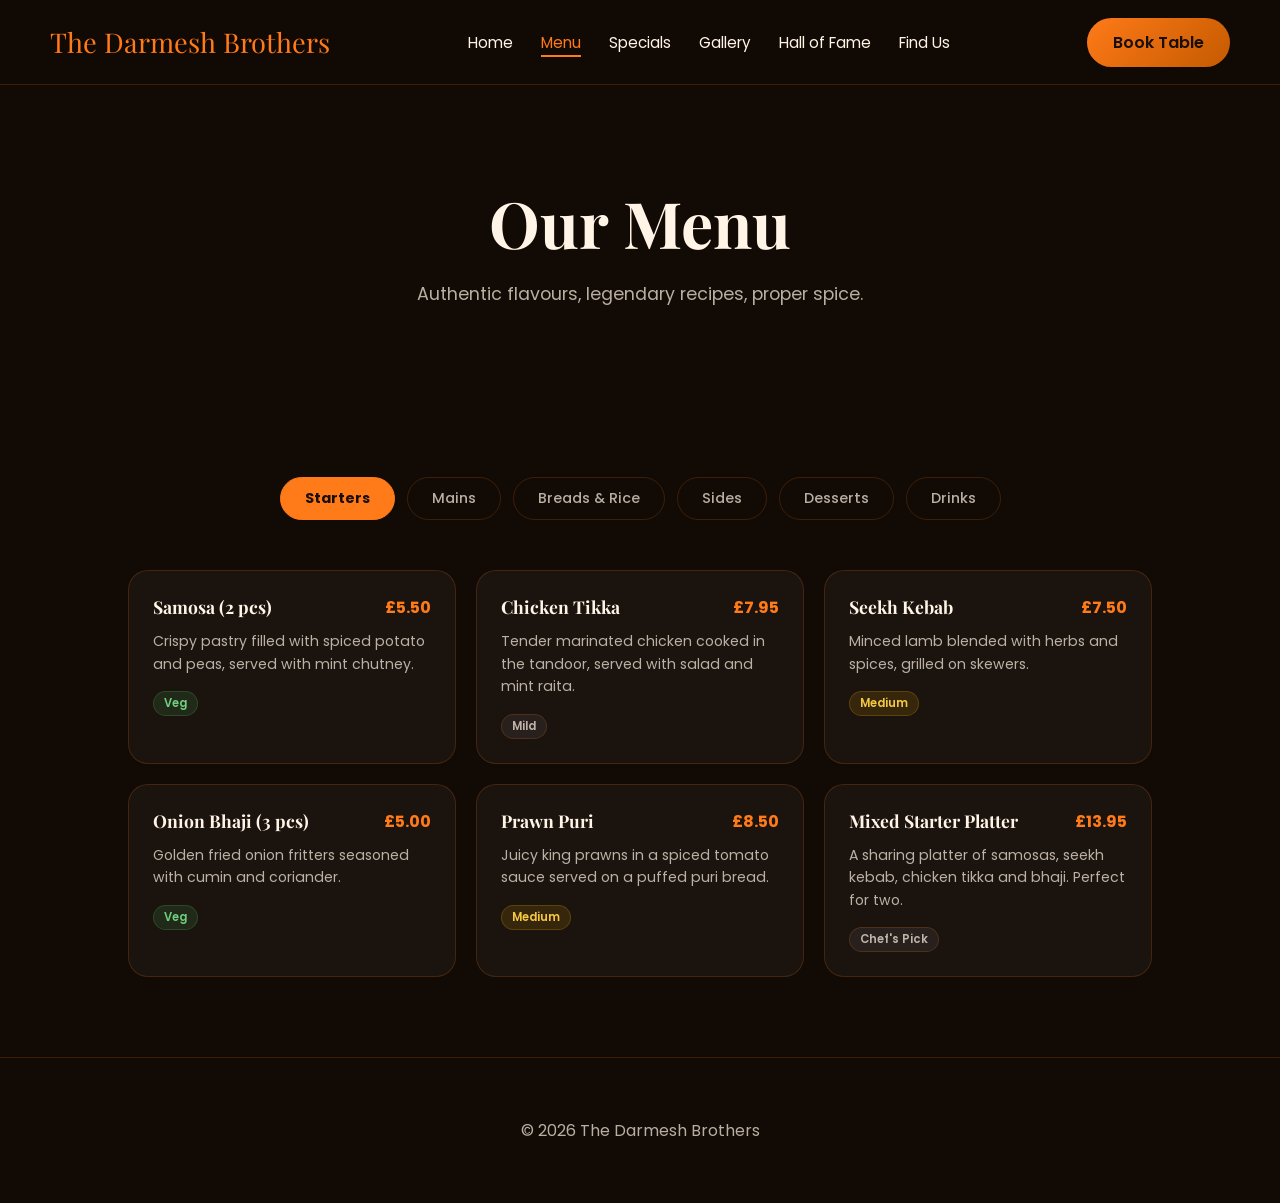
<file: menu.html>
<!DOCTYPE html>
<html lang="en">
<head>
    <link rel="icon" type="image/png" href="/darmesh.png">
  <meta charset="UTF-8">
  <meta name="viewport" content="width=device-width, initial-scale=1.0">
  <title>Menu | The Darmesh Brothers</title>
  <link rel="stylesheet" href="style.css">
  <link href="https://fonts.googleapis.com/css2?family=Playfair+Display:wght@700&family=Poppins:wght@300;400;500;600;700&display=swap" rel="stylesheet">

  <style>
    /* MENU SECTION */
    .menu-section {
      padding: 80px 10%;
      background: var(--bg);
    }

    /* TABS */
    .menu-tabs {
      display: flex;
      gap: 12px;
      flex-wrap: wrap;
      justify-content: center;
      margin-bottom: 50px;
    }

    .tab-btn {
      padding: 10px 24px;
      border-radius: 999px;
      border: 1px solid var(--border);
      background: transparent;
      color: var(--muted);
      font-family: var(--font-body);
      font-size: 0.9rem;
      font-weight: 500;
      cursor: pointer;
      transition: 0.3s;
    }

    .tab-btn:hover {
      border-color: var(--primary);
      color: var(--primary);
    }

    .tab-btn.active {
      background: var(--primary);
      border-color: var(--primary);
      color: #1a0f08;
      font-weight: 700;
    }

    /* TAB CONTENT */
    .tab-content {
      display: none;
    }

    .tab-content.active {
      display: block;
    }

    /* MENU GRID */
    .menu-grid {
      display: grid;
      grid-template-columns: repeat(auto-fit, minmax(280px, 1fr));
      gap: 20px;
    }

    /* MENU CARD */
    .menu-card {
      background: var(--card);
      border: 1px solid var(--border);
      border-radius: var(--radius);
      padding: 24px;
      transition: 0.3s;
    }

    .menu-card:hover {
      transform: translateY(-4px);
      border-color: rgba(255,122,24,0.4);
    }

    .menu-card-top {
      display: flex;
      justify-content: space-between;
      align-items: flex-start;
      margin-bottom: 10px;
      gap: 10px;
    }

    .menu-card-top h3 {
      font-family: var(--font-heading);
      font-size: 1.1rem;
      color: var(--text);
    }

    .price {
      color: var(--primary);
      font-weight: 700;
      font-size: 1rem;
      white-space: nowrap;
    }

    .menu-card p {
      color: var(--muted);
      font-size: 0.88rem;
      line-height: 1.6;
      margin-bottom: 14px;
    }

    /* TAGS */
    .tag {
      display: inline-block;
      padding: 3px 10px;
      border-radius: 999px;
      font-size: 0.72rem;
      font-weight: 600;
      background: rgba(255,255,255,0.06);
      color: var(--muted);
      border: 1px solid var(--border);
    }

    .tag.veg {
      background: rgba(80,200,100,0.12);
      color: #6fcf7f;
      border-color: rgba(80,200,100,0.2);
    }

    .tag.medium {
      background: rgba(255,180,0,0.12);
      color: #f5c842;
      border-color: rgba(255,180,0,0.2);
    }

    .tag.hot {
      background: rgba(255,60,60,0.12);
      color: #ff6b6b;
      border-color: rgba(255,60,60,0.2);
    }

    @media (max-width: 768px) {
      .menu-section {
        padding: 60px 5%;
      }

      .menu-tabs {
        gap: 8px;
      }

      .tab-btn {
        padding: 8px 16px;
        font-size: 0.82rem;
      }
    }
  </style>
</head>

<body>

<header id="navbar">
  <div class="logo">The Darmesh Brothers</div>
  <button class="nav-toggle">☰</button>
  <nav class="nav-menu">
    <ul class="nav-links">
      <li><a href="index.html">Home</a></li>
      <li><a href="menu.html">Menu</a></li>
      <li><a href="specials.html">Specials</a></li>
      <li><a href="gallery.html">Gallery</a></li>
      <li><a href="hall-of-fame.html">Hall of Fame</a></li>
      <li><a href="location.html">Find Us</a></li>
    </ul>
  </nav>
  <a href="booking.html" class="btn btn-primary">Book Table</a>
</header>

<section class="page-header">
  <h1>Our Menu</h1>
  <p>Authentic flavours, legendary recipes, proper spice.</p>
</section>

<section class="menu-section">

  <div class="menu-tabs">
    <button class="tab-btn active" data-tab="starters">Starters</button>
    <button class="tab-btn" data-tab="mains">Mains</button>
    <button class="tab-btn" data-tab="breads">Breads & Rice</button>
    <button class="tab-btn" data-tab="sides">Sides</button>
    <button class="tab-btn" data-tab="desserts">Desserts</button>
    <button class="tab-btn" data-tab="drinks">Drinks</button>
  </div>

  <!-- STARTERS -->
  <div class="tab-content active" id="starters">
    <div class="menu-grid">

      <div class="menu-card">
        <div class="menu-card-top">
          <h3>Samosa (2 pcs)</h3>
          <span class="price">£5.50</span>
        </div>
        <p>Crispy pastry filled with spiced potato and peas, served with mint chutney.</p>
        <span class="tag veg">Veg</span>
      </div>

      <div class="menu-card">
        <div class="menu-card-top">
          <h3>Chicken Tikka</h3>
          <span class="price">£7.95</span>
        </div>
        <p>Tender marinated chicken cooked in the tandoor, served with salad and mint raita.</p>
        <span class="tag">Mild</span>
      </div>

      <div class="menu-card">
        <div class="menu-card-top">
          <h3>Seekh Kebab</h3>
          <span class="price">£7.50</span>
        </div>
        <p>Minced lamb blended with herbs and spices, grilled on skewers.</p>
        <span class="tag medium">Medium</span>
      </div>

      <div class="menu-card">
        <div class="menu-card-top">
          <h3>Onion Bhaji (3 pcs)</h3>
          <span class="price">£5.00</span>
        </div>
        <p>Golden fried onion fritters seasoned with cumin and coriander.</p>
        <span class="tag veg">Veg</span>
      </div>

      <div class="menu-card">
        <div class="menu-card-top">
          <h3>Prawn Puri</h3>
          <span class="price">£8.50</span>
        </div>
        <p>Juicy king prawns in a spiced tomato sauce served on a puffed puri bread.</p>
        <span class="tag medium">Medium</span>
      </div>

      <div class="menu-card">
        <div class="menu-card-top">
          <h3>Mixed Starter Platter</h3>
          <span class="price">£13.95</span>
        </div>
        <p>A sharing platter of samosas, seekh kebab, chicken tikka and bhaji. Perfect for two.</p>
        <span class="tag">Chef's Pick</span>
      </div>

    </div>
  </div>

  <!-- MAINS -->
  <div class="tab-content" id="mains">
    <div class="menu-grid">

      <div class="menu-card">
        <div class="menu-card-top">
          <h3>Butter Chicken</h3>
          <span class="price">£13.95</span>
        </div>
        <p>Succulent chicken in a velvety tomato and butter sauce. A timeless classic.</p>
        <span class="tag">Mild</span>
      </div>

      <div class="menu-card">
        <div class="menu-card-top">
          <h3>Lamb Rogan Josh</h3>
          <span class="price">£14.95</span>
        </div>
        <p>Slow-cooked tender lamb in a rich Kashmiri sauce fragrant with whole spices.</p>
        <span class="tag medium">Medium</span>
      </div>

      <div class="menu-card">
        <div class="menu-card-top">
          <h3>Chicken Jalfrezi</h3>
          <span class="price">£13.50</span>
        </div>
        <p>Stir-fried chicken with peppers, onions and green chillies in a bold tomato base.</p>
        <span class="tag hot">Hot</span>
      </div>

      <div class="menu-card">
        <div class="menu-card-top">
          <h3>Darmesh Special Curry</h3>
          <span class="price">£15.95</span>
        </div>
        <p>Our signature dish — lamb, chicken and king prawns in a house spice blend. A legend.</p>
        <span class="tag hot">Hot 🔥</span>
      </div>

      <div class="menu-card">
        <div class="menu-card-top">
          <h3>Saag Paneer</h3>
          <span class="price">£11.95</span>
        </div>
        <p>Fresh spinach and homemade paneer cheese cooked with garlic and ginger.</p>
        <span class="tag veg">Veg</span>
      </div>

      <div class="menu-card">
        <div class="menu-card-top">
          <h3>King Prawn Masala</h3>
          <span class="price">£15.50</span>
        </div>
        <p>Plump king prawns simmered in a lightly spiced onion and tomato masala sauce.</p>
        <span class="tag medium">Medium</span>
      </div>

      <div class="menu-card">
        <div class="menu-card-top">
          <h3>Chana Masala</h3>
          <span class="price">£10.95</span>
        </div>
        <p>Hearty chickpeas slow-cooked in a tangy, aromatic tomato and spice gravy.</p>
        <span class="tag veg">Veg</span>
      </div>

      <div class="menu-card">
        <div class="menu-card-top">
          <h3>Beef Vindaloo</h3>
          <span class="price">£14.50</span>
        </div>
        <p>A fiery Goan-style curry with tender beef, vinegar and red chillies. Not for the faint-hearted.</p>
        <span class="tag hot">Extra Hot 🔥🔥</span>
      </div>

    </div>
  </div>

  <!-- BREADS & RICE -->
  <div class="tab-content" id="breads">
    <div class="menu-grid">

      <div class="menu-card">
        <div class="menu-card-top">
          <h3>Plain Naan</h3>
          <span class="price">£2.95</span>
        </div>
        <p>Soft leavened bread baked fresh in the tandoor oven.</p>
        <span class="tag veg">Veg</span>
      </div>

      <div class="menu-card">
        <div class="menu-card-top">
          <h3>Garlic Naan</h3>
          <span class="price">£3.50</span>
        </div>
        <p>Tandoor-baked naan brushed with garlic butter and fresh coriander.</p>
        <span class="tag veg">Veg</span>
      </div>

      <div class="menu-card">
        <div class="menu-card-top">
          <h3>Peshwari Naan</h3>
          <span class="price">£3.75</span>
        </div>
        <p>Sweet naan stuffed with coconut, almonds and sultanas.</p>
        <span class="tag veg">Veg</span>
      </div>

      <div class="menu-card">
        <div class="menu-card-top">
          <h3>Paratha</h3>
          <span class="price">£3.25</span>
        </div>
        <p>Flaky layered wholemeal flatbread cooked on the tawa.</p>
        <span class="tag veg">Veg</span>
      </div>

      <div class="menu-card">
        <div class="menu-card-top">
          <h3>Pilau Rice</h3>
          <span class="price">£3.50</span>
        </div>
        <p>Fragrant basmati rice cooked with whole spices and saffron.</p>
        <span class="tag veg">Veg</span>
      </div>

      <div class="menu-card">
        <div class="menu-card-top">
          <h3>Egg Fried Rice</h3>
          <span class="price">£3.75</span>
        </div>
        <p>Basmati rice stir-fried with egg, peas and a hint of spice.</p>
        <span class="tag">Contains Egg</span>
      </div>

    </div>
  </div>

  <!-- SIDES -->
  <div class="tab-content" id="sides">
    <div class="menu-grid">

      <div class="menu-card">
        <div class="menu-card-top">
          <h3>Tarka Dal</h3>
          <span class="price">£4.50</span>
        </div>
        <p>Slow-cooked yellow lentils tempered with cumin, garlic and dried chilli.</p>
        <span class="tag veg">Veg</span>
      </div>

      <div class="menu-card">
        <div class="menu-card-top">
          <h3>Aloo Gobi</h3>
          <span class="price">£4.50</span>
        </div>
        <p>Potato and cauliflower dry-fried with turmeric, cumin and coriander.</p>
        <span class="tag veg">Veg</span>
      </div>

      <div class="menu-card">
        <div class="menu-card-top">
          <h3>Raita</h3>
          <span class="price">£2.50</span>
        </div>
        <p>Cool yoghurt with cucumber, mint and a pinch of cumin. Perfect to cool things down.</p>
        <span class="tag veg">Veg</span>
      </div>

      <div class="menu-card">
        <div class="menu-card-top">
          <h3>Mango Chutney</h3>
          <span class="price">£1.50</span>
        </div>
        <p>Sweet and tangy house-made mango chutney.</p>
        <span class="tag veg">Veg</span>
      </div>

      <div class="menu-card">
        <div class="menu-card-top">
          <h3>Papadoms (4 pcs)</h3>
          <span class="price">£2.00</span>
        </div>
        <p>Crispy lentil wafers served with a trio of chutneys.</p>
        <span class="tag veg">Veg</span>
      </div>

    </div>
  </div>

  <!-- DESSERTS -->
  <div class="tab-content" id="desserts">
    <div class="menu-grid">

      <div class="menu-card">
        <div class="menu-card-top">
          <h3>Gulab Jamun</h3>
          <span class="price">£4.95</span>
        </div>
        <p>Soft milk dumplings soaked in rose-scented sugar syrup, served warm.</p>
        <span class="tag veg">Veg</span>
      </div>

      <div class="menu-card">
        <div class="menu-card-top">
          <h3>Mango Kulfi</h3>
          <span class="price">£4.50</span>
        </div>
        <p>Traditional Indian ice cream made with condensed milk and Alphonso mango.</p>
        <span class="tag veg">Veg</span>
      </div>

      <div class="menu-card">
        <div class="menu-card-top">
          <h3>Kheer</h3>
          <span class="price">£4.50</span>
        </div>
        <p>Creamy rice pudding slow-cooked with cardamom, saffron and topped with pistachios.</p>
        <span class="tag veg">Veg</span>
      </div>

      <div class="menu-card">
        <div class="menu-card-top">
          <h3>Rasmalai</h3>
          <span class="price">£4.95</span>
        </div>
        <p>Soft paneer patties soaked in chilled saffron and cardamom-infused cream.</p>
        <span class="tag veg">Veg</span>
      </div>

    </div>
  </div>

  <!-- DRINKS -->
  <div class="tab-content" id="drinks">
    <div class="menu-grid">

      <div class="menu-card">
        <div class="menu-card-top">
          <h3>Mango Lassi</h3>
          <span class="price">£3.95</span>
        </div>
        <p>Chilled blended yoghurt with sweet Alphonso mango. The perfect curry companion.</p>
        <span class="tag veg">Veg</span>
      </div>

      <div class="menu-card">
        <div class="menu-card-top">
          <h3>Sweet Lassi</h3>
          <span class="price">£3.50</span>
        </div>
        <p>Classic chilled yoghurt drink lightly sweetened with rose water.</p>
        <span class="tag veg">Veg</span>
      </div>

      <div class="menu-card">
        <div class="menu-card-top">
          <h3>Masala Chai</h3>
          <span class="price">£2.95</span>
        </div>
        <p>Warming spiced tea brewed with ginger, cardamom, cinnamon and whole milk.</p>
        <span class="tag veg">Veg</span>
      </div>

      <div class="menu-card">
        <div class="menu-card-top">
          <h3>Kingfisher Beer</h3>
          <span class="price">£4.50</span>
        </div>
        <p>India's finest lager. Crisp, cold and made for curry.</p>
        <span class="tag">Alcohol</span>
      </div>

      <div class="menu-card">
        <div class="menu-card-top">
          <h3>House Red / White Wine</h3>
          <span class="price">£5.50</span>
        </div>
        <p>A carefully selected house wine, served by the glass.</p>
        <span class="tag">Alcohol</span>
      </div>

      <div class="menu-card">
        <div class="menu-card-top">
          <h3>Soft Drinks</h3>
          <span class="price">£2.50</span>
        </div>
        <p>Coca-Cola, Diet Coke, Lemonade, Sparkling or Still Water.</p>
        <span class="tag veg">Veg</span>
      </div>

    </div>
  </div>

</section>

<footer>
  <p>© 2026 The Darmesh Brothers</p>
</footer>

<script src="index.js"></script>
<script>
  document.addEventListener("DOMContentLoaded", () => {
    const tabBtns = document.querySelectorAll(".tab-btn");
    const tabContents = document.querySelectorAll(".tab-content");

    tabBtns.forEach(btn => {
      btn.addEventListener("click", () => {
        tabBtns.forEach(b => b.classList.remove("active"));
        tabContents.forEach(c => c.classList.remove("active"));
        btn.classList.add("active");
        document.getElementById(btn.dataset.tab).classList.add("active");
      });
    });
  });
</script>

</body>
</html>
</file>
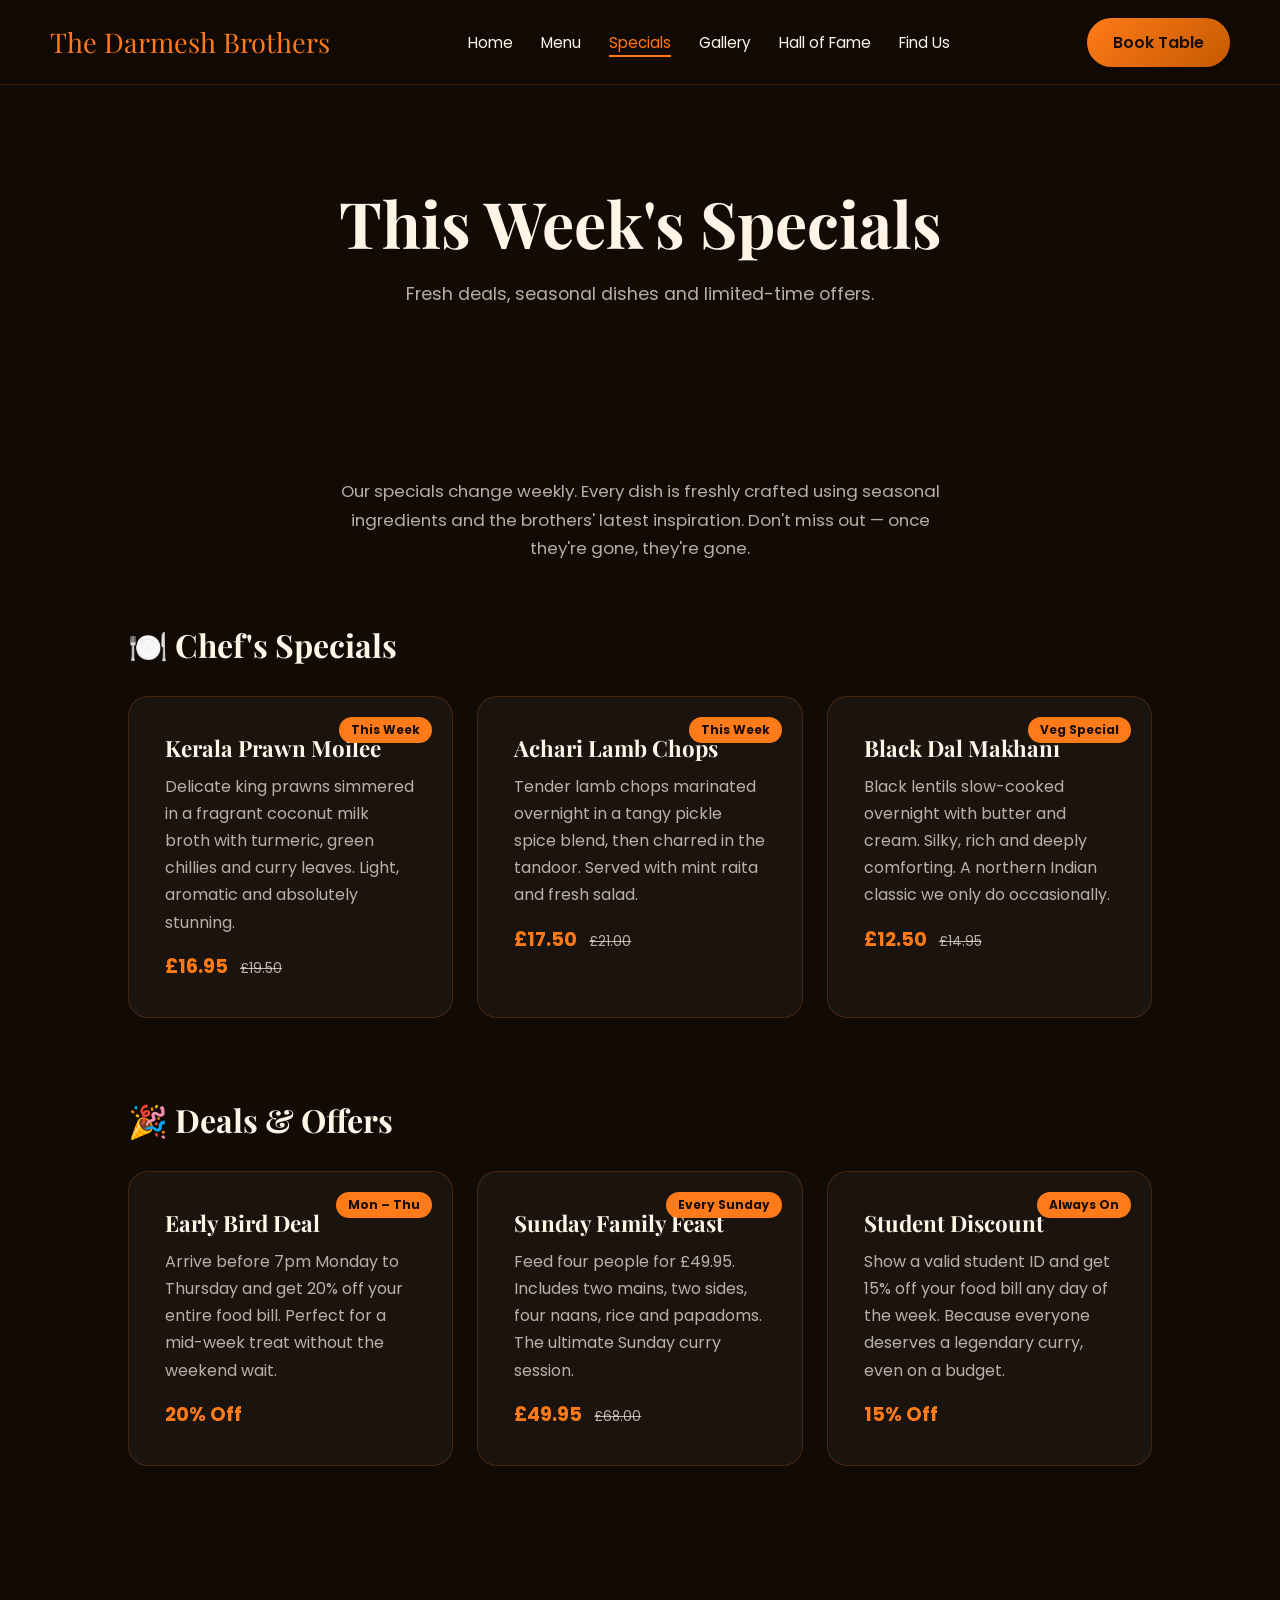
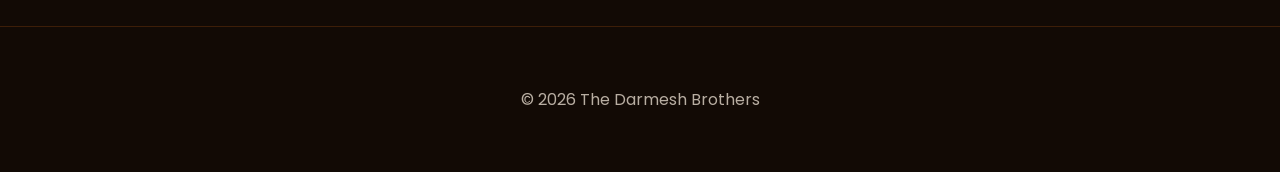
<file: specials.html>
<!DOCTYPE html>
<html lang="en">
<head>
  <link rel="icon" type="image/png" href="/darmesh.png">
  <meta charset="UTF-8">
  <meta name="viewport" content="width=device-width, initial-scale=1.0">
  <title>Specials | The Darmesh Brothers</title>
  <link rel="stylesheet" href="style.css">
  <link href="https://fonts.googleapis.com/css2?family=Playfair+Display:wght@700&family=Poppins:wght@300;400;500;600;700&display=swap" rel="stylesheet">
  <style>
    .specials-section {
      padding: 80px 10%;
      background: var(--bg);
    }
    .specials-intro {
      text-align: center;
      color: var(--muted);
      max-width: 600px;
      margin: 0 auto 60px;
      font-size: 1.05rem;
      line-height: 1.7;
    }
    .special-card {
      background: var(--card);
      border: 1px solid var(--border);
      border-radius: var(--radius);
      padding: 36px;
      transition: 0.3s;
      position: relative;
      overflow: hidden;
    }
    .special-card:hover {
      transform: translateY(-5px);
      border-color: rgba(255,122,24,0.4);
    }
    .special-badge {
      position: absolute;
      top: 20px;
      right: 20px;
      background: var(--primary);
      color: #1a0f08;
      font-size: 0.75rem;
      font-weight: 700;
      padding: 4px 12px;
      border-radius: 999px;
    }
    .special-card h3 {
      font-family: var(--font-heading);
      font-size: 1.4rem;
      color: var(--text);
      margin-bottom: 10px;
    }
    .special-card p {
      color: var(--muted);
      line-height: 1.7;
      margin-bottom: 16px;
    }
    .special-price {
      font-size: 1.2rem;
      font-weight: 700;
      color: var(--primary);
    }
    .special-price span {
      font-size: 0.85rem;
      color: var(--muted);
      font-weight: 400;
      text-decoration: line-through;
      margin-left: 8px;
    }
    .deals-grid {
      display: grid;
      grid-template-columns: repeat(auto-fit, minmax(300px, 1fr));
      gap: 24px;
      margin-bottom: 80px;
    }
    .section-label {
      font-family: var(--font-heading);
      font-size: 2rem;
      margin-bottom: 30px;
      color: var(--text);
    }
  </style>
</head>
<body>

<header id="navbar">
  <div class="logo">The Darmesh Brothers</div>
  <button class="nav-toggle">☰</button>
  <nav class="nav-menu">
    <ul class="nav-links">
      <li><a href="index.html">Home</a></li>
      <li><a href="menu.html">Menu</a></li>
      <li><a href="specials.html">Specials</a></li>
      <li><a href="gallery.html">Gallery</a></li>
      <li><a href="hall-of-fame.html">Hall of Fame</a></li>
      <li><a href="location.html">Find Us</a></li>
    </ul>
  </nav>
  <a href="booking.html" class="btn btn-primary">Book Table</a>
</header>

<section class="page-header">
  <h1>This Week's Specials</h1>
  <p>Fresh deals, seasonal dishes and limited-time offers.</p>
</section>

<section class="specials-section">

  <p class="specials-intro">Our specials change weekly. Every dish is freshly crafted using seasonal ingredients and the brothers' latest inspiration. Don't miss out — once they're gone, they're gone.</p>

  <h2 class="section-label">🍽️ Chef's Specials</h2>
  <div class="deals-grid">

    <div class="special-card">
      <span class="special-badge">This Week</span>
      <h3>Kerala Prawn Moilee</h3>
      <p>Delicate king prawns simmered in a fragrant coconut milk broth with turmeric, green chillies and curry leaves. Light, aromatic and absolutely stunning.</p>
      <div class="special-price">£16.95 <span>£19.50</span></div>
    </div>

    <div class="special-card">
      <span class="special-badge">This Week</span>
      <h3>Achari Lamb Chops</h3>
      <p>Tender lamb chops marinated overnight in a tangy pickle spice blend, then charred in the tandoor. Served with mint raita and fresh salad.</p>
      <div class="special-price">£17.50 <span>£21.00</span></div>
    </div>

    <div class="special-card">
      <span class="special-badge">Veg Special</span>
      <h3>Black Dal Makhani</h3>
      <p>Black lentils slow-cooked overnight with butter and cream. Silky, rich and deeply comforting. A northern Indian classic we only do occasionally.</p>
      <div class="special-price">£12.50 <span>£14.95</span></div>
    </div>

  </div>

  <h2 class="section-label">🎉 Deals & Offers</h2>
  <div class="deals-grid">

    <div class="special-card">
      <span class="special-badge">Mon – Thu</span>
      <h3>Early Bird Deal</h3>
      <p>Arrive before 7pm Monday to Thursday and get 20% off your entire food bill. Perfect for a mid-week treat without the weekend wait.</p>
      <div class="special-price">20% Off</div>
    </div>

    <div class="special-card">
      <span class="special-badge">Every Sunday</span>
      <h3>Sunday Family Feast</h3>
      <p>Feed four people for £49.95. Includes two mains, two sides, four naans, rice and papadoms. The ultimate Sunday curry session.</p>
      <div class="special-price">£49.95 <span>£68.00</span></div>
    </div>

    <div class="special-card">
      <span class="special-badge">Always On</span>
      <h3>Student Discount</h3>
      <p>Show a valid student ID and get 15% off your food bill any day of the week. Because everyone deserves a legendary curry, even on a budget.</p>
      <div class="special-price">15% Off</div>
    </div>

  </div>

</section>

<footer>
  <p>© 2026 The Darmesh Brothers</p>
</footer>

<script src="index.js"></script>
</body>
</html>
</file>
<file: style.css>
:root {
   --primary: #ff7a18;
   --primary-hover: #e86100;
 
   --bg: #120a05;
   --surface: #1a0f08;
 
   --text: #fff4e6;
   --muted: rgba(255,244,230,0.7);
 
   --border: rgba(255, 122, 24, 0.18);
 
   --card: rgba(255,255,255,0.04);
 
   --radius: 20px;
 
   --shadow: 0 20px 60px rgba(0,0,0,0.6);
 
   --font-heading: "Playfair Display", serif;
   --font-body: "Poppins", sans-serif;
 }
 
 /* RESET */
 * {
   margin: 0;
   padding: 0;
   box-sizing: border-box;
 }
 
 html {
   scroll-behavior: smooth;
 }
 
 body {
   background: var(--bg);
   color: var(--text);
   font-family: var(--font-body);
   overflow-x: hidden;
 }
 
 /* FIX SCROLL */
 .home-page {
   min-height: 100vh;
 }
 
 /* NAVBAR */
 #navbar {
   position: fixed;
   top: 0;
   width: 100%;
   height: 85px;
   display: flex;
   justify-content: space-between;
   align-items: center;
   padding: 0 50px;
   background: rgba(18,10,5,0.7);
   backdrop-filter: blur(18px);
   border-bottom: 1px solid var(--border);
   z-index: 1000;
 }
 
 .logo {
   font-family: var(--font-heading);
   font-size: 1.7rem;
   color: var(--primary);
 }
 
 .nav-menu {
   display: flex;
   align-items: center;
 }
 
 /* NAV LINK UNDERLINE GROW */
 .nav-links {
   display: flex;
   list-style: none;
   gap: 28px;
 }
 
 .nav-links a {
   position: relative;
   color: var(--text);
   font-size: 0.95rem;
   text-decoration: none;
   padding-bottom: 4px;
   transition: color 0.3s;
 }
 
 .nav-links a::after {
   content: '';
   position: absolute;
   bottom: 0;
   left: 0;
   width: 100%;
   height: 2px;
   background: var(--primary);
   transform: scaleX(0);
   transform-origin: left;
   transition: transform 0.3s ease;
 }
 
 .nav-links a:hover::after,
 .nav-links a.active::after {
   transform: scaleX(1);
 }
 
 .nav-links a:hover,
 .nav-links a.active {
   color: var(--primary);
 }
 
 /* MOBILE TOGGLE */
 .nav-toggle {
   display: none;
   font-size: 22px;
   background: transparent;
   border: 1px solid rgba(255,255,255,0.1);
   color: var(--text);
   padding: 8px 12px;
   border-radius: 10px;
   cursor: pointer;
 }
 
 /* BUTTONS */
 .btn {
   padding: 12px 26px;
   border-radius: 999px;
   font-weight: 600;
   display: inline-flex;
   align-items: center;
   justify-content: center;
   transition: 0.3s;
   text-decoration: none;
 }
 
 .btn-primary {
   background: linear-gradient(135deg, var(--primary), #c45a00);
   color: #1a0f08;
 }
 
 .btn-primary:hover {
   transform: translateY(-2px);
   background: var(--primary-hover);
   color: white;
 }
 
 .btn-secondary {
   background: rgba(255,255,255,0.06);
   color: var(--text);
 }
 
 .btn-secondary:hover {
   background: rgba(255,255,255,0.12);
   transform: translateY(-2px);
 }
 
 .btn-outline {
   border: 1px solid var(--primary);
   color: var(--primary);
   background: transparent;
 }
 
 .btn-outline:hover {
   background: var(--primary);
   color: #1a0f08;
   transform: translateY(-2px);
 }
 
 /* HERO — Rich curry dish close-up */
 .hero {
   min-height: 100vh;
   display: flex;
   align-items: center;
   justify-content: center;
   text-align: center;
   padding: 140px 20px 80px;
   background:
     linear-gradient(
       rgba(18,10,5,0.65),
       rgba(18,10,5,0.95)
     ),
     url("https://images.unsplash.com/photo-1585937421612-70a008356fbe?q=80&w=2070&auto=format&fit=crop")
     center/cover no-repeat;
 }
 
 .hero-content {
   max-width: 900px;
 }
 
 .eyebrow {
   color: var(--primary);
   letter-spacing: 0.3em;
   font-size: 0.8rem;
   margin-bottom: 20px;
   text-transform: uppercase;
 }
 
 .hero h1 {
   font-family: var(--font-heading);
   font-size: clamp(3rem, 7vw, 6rem);
   margin-bottom: 20px;
 }
 
 .hero-text {
   color: var(--muted);
   font-size: 1.1rem;
   margin-bottom: 35px;
 }
 
 .hero-actions {
   display: flex;
   gap: 15px;
   justify-content: center;
   flex-wrap: wrap;
 }
 
 /* CONTENT SECTION */
 .home-scroll-section {
   padding: 120px 10%;
   background: var(--surface);
 }
 
 .section-title {
   font-family: var(--font-heading);
   font-size: 2.5rem;
   text-align: center;
   margin-bottom: 40px;
 }
 
 /* CARDS */
 .grid-container {
   display: grid;
   grid-template-columns: repeat(auto-fit, minmax(260px, 1fr));
   gap: 20px;
 }
 
 .info-box {
   background: var(--card);
   border: 1px solid var(--border);
   padding: 30px;
   border-radius: var(--radius);
   box-shadow: var(--shadow);
   transition: 0.3s;
 }
 
 .info-box:hover {
   transform: translateY(-6px);
   border-color: rgba(255,122,24,0.4);
 }
 
 .accent {
   color: var(--primary);
   font-family: var(--font-heading);
   margin-bottom: 10px;
 }
 
 /* PAGE HEADER — Warm restaurant dining room */
 .page-header {
   padding: 180px 10% 90px;
   text-align: center;
   background:
     linear-gradient(rgba(18,10,5,0.75), rgba(18,10,5,0.95)),
     url("https://images.unsplash.com/photo-1414235077428-338989a2e8c0?q=80&w=2070&auto=format&fit=crop")
     center/cover no-repeat;
 }
 
 .page-header h1 {
   font-family: var(--font-heading);
   font-size: 4rem;
   margin-bottom: 16px;
 }
 
 .page-header p {
   color: var(--muted);
   font-size: 1.1rem;
 }
 
 /* FOOTER */
 footer {
   text-align: center;
   padding: 60px 20px;
   border-top: 1px solid var(--border);
   color: var(--muted);
   background: #120a05;
 }
 
 /* MOBILE */
 @media (max-width: 900px) {
   #navbar {
     padding: 0 20px;
   }
 
   .nav-toggle {
     display: block;
   }
 
   .nav-menu {
     display: none;
     width: 100%;
     position: absolute;
     top: 85px;
     left: 0;
     background: rgba(18,10,5,0.97);
     padding: 20px;
     border-bottom: 1px solid var(--border);
   }
 
   .nav-menu.open {
     display: block;
   }
 
   .nav-links {
     flex-direction: column;
     gap: 18px;
     text-align: center;
   }
 
   .hero h1 {
     font-size: 3rem;
   }
 }
</file>
